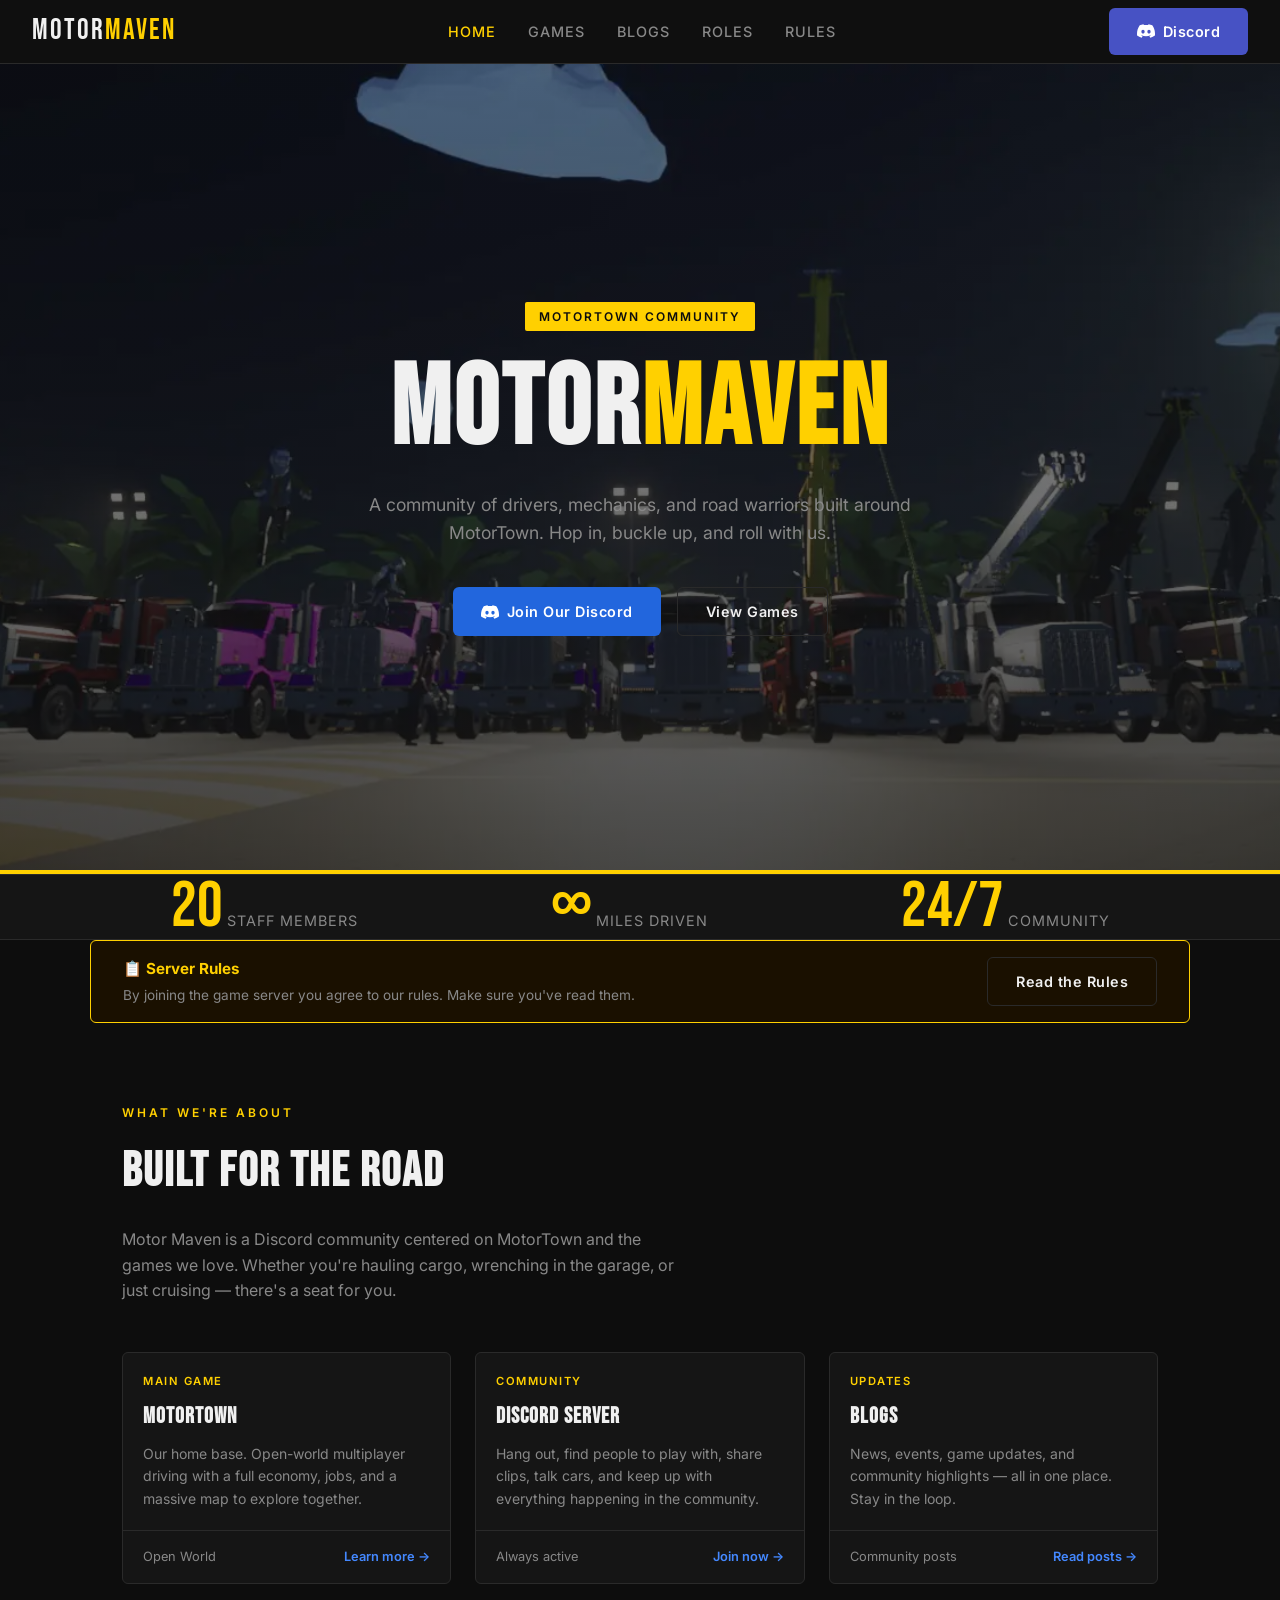
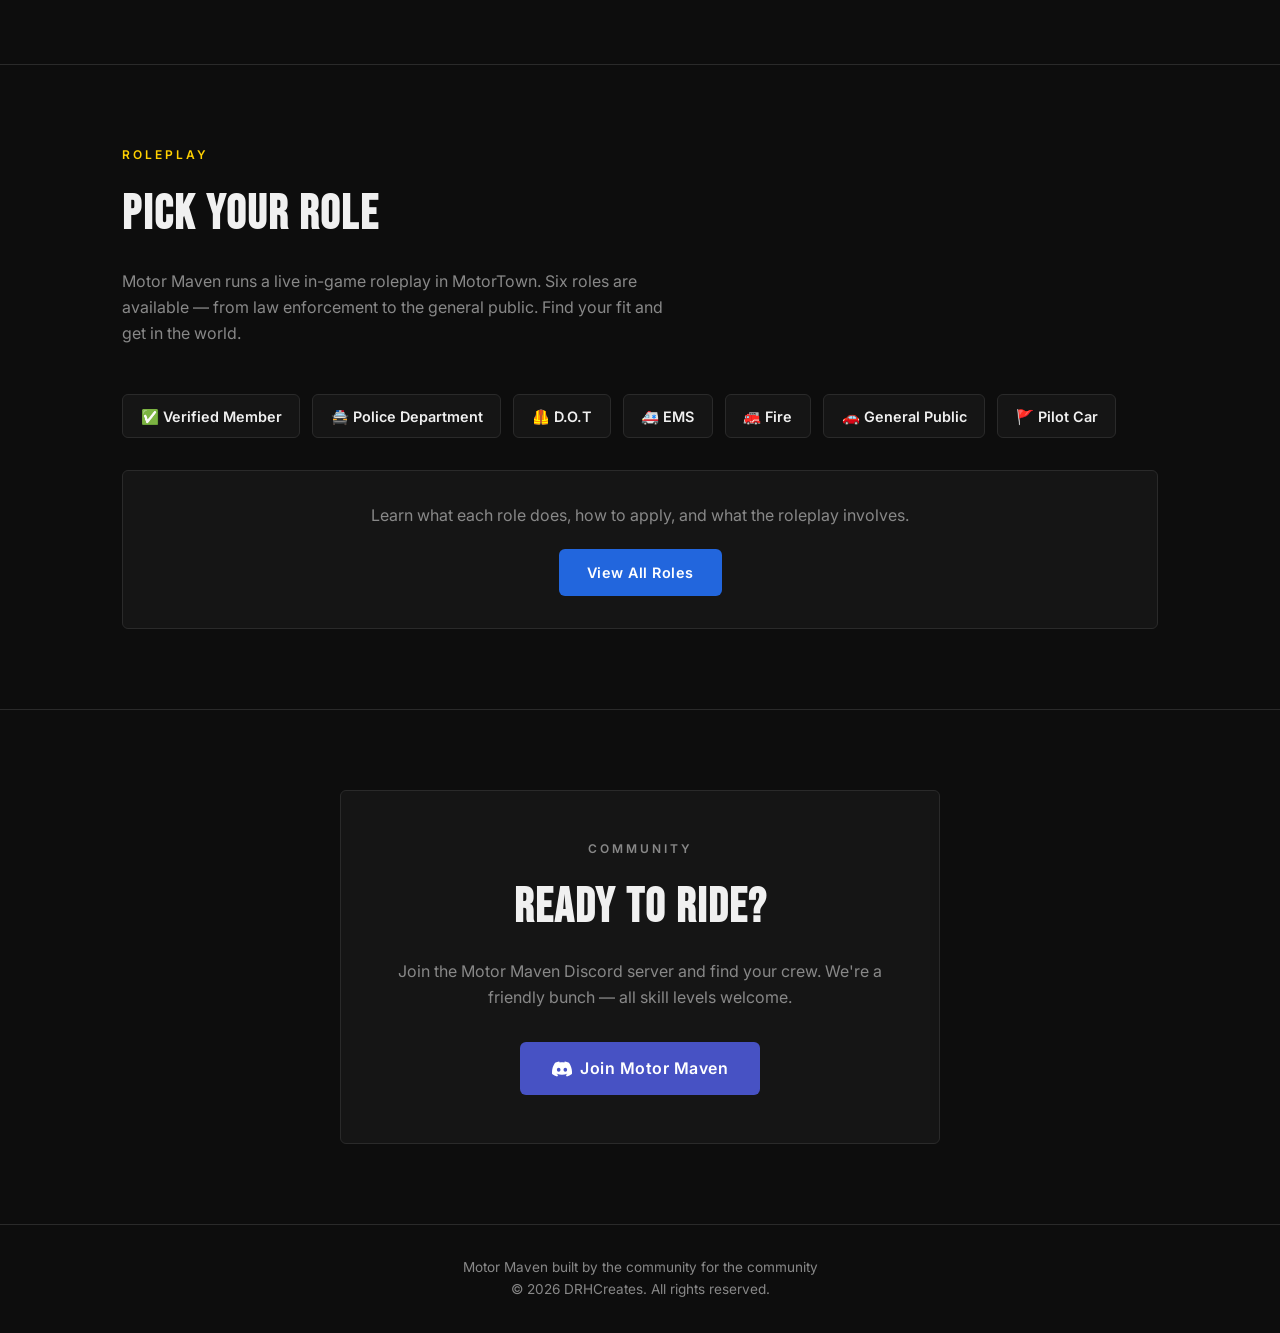
<file: index.html>
<!DOCTYPE html>
<html lang="en">
<head>
  <meta charset="UTF-8">
  <meta name="viewport" content="width=device-width, initial-scale=1.0">
  <meta name="description" content="Motor Maven is a Discord community built around MotorTown and the games we love. Join drivers, mechanics, and road warriors for convoys, events, and more.">
  <title>Motor Maven — MotorTown Community</title>
  <link rel="preconnect" href="https://fonts.googleapis.com">
  <link rel="preconnect" href="https://fonts.gstatic.com" crossorigin>
  <link rel="preload" href="https://fonts.googleapis.com/css2?family=Bebas+Neue&family=Inter:wght@400;500;600&display=swap" as="style" onload="this.onload=null;this.rel='stylesheet'">
  <noscript><link rel="stylesheet" href="https://fonts.googleapis.com/css2?family=Bebas+Neue&family=Inter:wght@400;500;600&display=swap"></noscript>
  <meta name="theme-color" content="#0d0d0d">
  <link rel="icon" href="assets/favicon.png" type="image/png">
  <link rel="preload" href="assets/images/hero-bg.webp" as="image">
  <link rel="stylesheet" href="css/style.css">
  <meta property="og:type" content="website">
  <meta property="og:site_name" content="Motor Maven">
  <meta property="og:title" content="Motor Maven — MotorTown Community">
  <meta property="og:description" content="Motor Maven is a Discord community built around MotorTown and the games we love. Join drivers, mechanics, and road warriors for convoys, events, and more.">
  <meta name="twitter:card" content="summary_large_image">
  <meta name="twitter:title" content="Motor Maven — MotorTown Community">
  <meta name="twitter:description" content="Motor Maven is a Discord community built around MotorTown and the games we love. Join drivers, mechanics, and road warriors for convoys, events, and more.">
</head>
<body>

  <a class="skip-link" href="#main">Skip to main content</a>

  <header>
    <nav aria-label="Main navigation">
      <a href="index.html" class="nav-logo" aria-label="Motor Maven — home">MOTOR<span>MAVEN</span></a>
      <ul class="nav-links">
        <li><a href="index.html" class="active" aria-current="page">Home</a></li>
        <li><a href="pages/games.html">Games</a></li>
        <li><a href="pages/blogs.html">Blogs</a></li>
        <li><a href="pages/roles.html">Roles</a></li>
        <li><a href="pages/rules.html">Rules</a></li>
        <!-- <li><a href="pages/staff.html">Staff</a></li> -->
      </ul>
      <a href="https://discord.gg/wgUbp8NS54" target="_blank" rel="noopener noreferrer" class="nav-discord btn" aria-label="Join Motor Maven on Discord (opens in new tab)">
        <svg width="18" height="18" viewBox="0 0 24 24" fill="currentColor" aria-hidden="true" focusable="false">
          <path d="M20.317 4.3698a19.7913 19.7913 0 00-4.8851-1.5152.0741.0741 0 00-.0785.0371c-.211.3753-.4447.8648-.6083 1.2495-1.8447-.2762-3.68-.2762-5.4868 0-.1636-.3933-.4058-.8742-.6177-1.2495a.077.077 0 00-.0785-.037 19.7363 19.7363 0 00-4.8852 1.515.0699.0699 0 00-.0321.0277C.5334 9.0458-.319 13.5799.0992 18.0578a.0824.0824 0 00.0312.0561 19.9261 19.9261 0 005.9929 3.0294.0777.0777 0 00.0842-.0276c.4616-.6304.8731-1.2952 1.226-1.9942.0209-.0408.0067-.0895-.0323-.1123a13.1945 13.1945 0 01-1.8726-.8944.0766.0766 0 01-.0076-.1274c.1258-.0943.2517-.1923.3718-.2914a.0743.0743 0 01.0776-.0105c3.9278 1.7933 8.18 1.7933 12.0614 0a.0739.0739 0 01.0785.0095c.1202.099.246.1981.3728.2924a.0766.0766 0 01-.0057.1275 12.2994 12.2994 0 01-1.873.8914.0766.0766 0 00-.0323.1134c.3604.698.7719 1.3628 1.225 1.9932a.076.076 0 00.0842.0286 19.8794 19.8794 0 006.0028-3.0315.077.077 0 00.0313-.0552c.5004-5.177-.8382-9.6739-3.5485-13.6604a.061.061 0 00-.0312-.0286zM8.02 15.3312c-1.1825 0-2.1569-1.0857-2.1569-2.419 0-1.3332.9555-2.4189 2.157-2.4189 1.2108 0 2.1757 1.0952 2.1568 2.419 0 1.3332-.9555 2.4189-2.1569 2.4189zm7.9748 0c-1.1825 0-2.1569-1.0857-2.1569-2.419 0-1.3332.9554-2.4189 2.1569-2.4189 1.2108 0 2.1757 1.0952 2.1568 2.419 0 1.3332-.946 2.4189-2.1568 2.4189Z"/>
        </svg>
        Discord
      </a>
      <button class="nav-hamburger" aria-label="Open navigation menu" aria-expanded="false">
        <span aria-hidden="true"></span>
        <span aria-hidden="true"></span>
        <span aria-hidden="true"></span>
      </button>
    </nav>
  </header>

  <main id="main" aria-label="Main content">

    <section class="hero" aria-labelledby="hero-heading" style="max-width:none; padding:0;">
      <div class="hero-bg" aria-hidden="true"></div>
      <div class="hero-content">
        <span class="hero-tag">MotorTown Community</span>
        <h1 id="hero-heading" aria-label="Motor Maven">MOTOR<span>MAVEN</span></h1>
        <p>A community of drivers, mechanics, and road warriors built around MotorTown. Hop in, buckle up, and roll with us.</p>
        <div class="hero-cta">
          <a href="https://discord.gg/wgUbp8NS54" target="_blank" rel="noopener noreferrer" class="btn btn-primary">
            <svg width="18" height="18" viewBox="0 0 24 24" fill="currentColor" aria-hidden="true" focusable="false">
              <path d="M20.317 4.3698a19.7913 19.7913 0 00-4.8851-1.5152.0741.0741 0 00-.0785.0371c-.211.3753-.4447.8648-.6083 1.2495-1.8447-.2762-3.68-.2762-5.4868 0-.1636-.3933-.4058-.8742-.6177-1.2495a.077.077 0 00-.0785-.037 19.7363 19.7363 0 00-4.8852 1.515.0699.0699 0 00-.0321.0277C.5334 9.0458-.319 13.5799.0992 18.0578a.0824.0824 0 00.0312.0561 19.9261 19.9261 0 005.9929 3.0294.0777.0777 0 00.0842-.0276c.4616-.6304.8731-1.2952 1.226-1.9942.0209-.0408.0067-.0895-.0323-.1123a13.1945 13.1945 0 01-1.8726-.8944.0766.0766 0 01-.0076-.1274c.1258-.0943.2517-.1923.3718-.2914a.0743.0743 0 01.0776-.0105c3.9278 1.7933 8.18 1.7933 12.0614 0a.0739.0739 0 01.0785.0095c.1202.099.246.1981.3728.2924a.0766.0766 0 01-.0057.1275 12.2994 12.2994 0 01-1.873.8914.0766.0766 0 00-.0323.1134c.3604.698.7719 1.3628 1.225 1.9932a.076.076 0 00.0842.0286 19.8794 19.8794 0 006.0028-3.0315.077.077 0 00.0313-.0552c.5004-5.177-.8382-9.6739-3.5485-13.6604a.061.061 0 00-.0312-.0286zM8.02 15.3312c-1.1825 0-2.1569-1.0857-2.1569-2.419 0-1.3332.9555-2.4189 2.157-2.4189 1.2108 0 2.1757 1.0952 2.1568 2.419 0 1.3332-.9555 2.4189-2.1569 2.4189zm7.9748 0c-1.1825 0-2.1569-1.0857-2.1569-2.419 0-1.3332.9554-2.4189 2.1569-2.4189 1.2108 0 2.1757 1.0952 2.1568 2.419 0 1.3332-.946 2.4189-2.1568 2.4189Z"/>
            </svg>
            Join Our Discord
          <span class="sr-only">(opens in new tab)</span></a>
          <a href="pages/games.html" class="btn btn-outline">View Games</a>
        </div>
      </div>
      <div class="hero-stripe" aria-hidden="true"></div>
    </section>

    <div class="stats-bar" role="region" aria-label="Community stats">
      <ul class="stats-bar-inner">
        <li class="stat">
          <span class="stat-number">20</span>
          <span class="stat-label">Staff Members</span>
        </li>
        <li class="stat">
          <span class="stat-number">∞</span>
          <span class="stat-label">Miles Driven</span>
        </li>
        <li class="stat">
          <span class="stat-number">24/7</span>
          <span class="stat-label">Community</span>
        </li>
      </ul>
    </div>

    <div class="rules-cta-banner">
      <div class="rules-cta-text">
        <strong>📋 Server Rules</strong>
        <span>By joining the game server you agree to our rules. Make sure you've read them.</span>
      </div>
      <a href="pages/rules.html" class="btn btn-outline">Read the Rules</a>
    </div>

    <section aria-labelledby="about-heading">
      <p class="section-label" aria-hidden="true">What We're About</p>
      <h2 class="section-title" id="about-heading">Built for the Road</h2>
      <p class="section-desc">Motor Maven is a Discord community centered on MotorTown and the games we love. Whether you're hauling cargo, wrenching in the garage, or just cruising — there's a seat for you.</p>

      <ul class="card-grid">
        <li>
          <article class="card">
            <div class="card-body">
              <p class="card-tag">Main Game</p>
              <h3 class="card-title">MotorTown</h3>
              <p class="card-desc">Our home base. Open-world multiplayer driving with a full economy, jobs, and a massive map to explore together.</p>
            </div>
            <div class="card-footer">
              <span>Open World</span>
              <a href="pages/games.html" style="color: var(--accent); font-weight: 600;">Learn more →</a>
            </div>
          </article>
        </li>

        <li>
          <article class="card">
            <div class="card-body">
              <p class="card-tag">Community</p>
              <h3 class="card-title">Discord Server</h3>
              <p class="card-desc">Hang out, find people to play with, share clips, talk cars, and keep up with everything happening in the community.</p>
            </div>
            <div class="card-footer">
              <span>Always active</span>
              <a href="https://discord.gg/wgUbp8NS54" target="_blank" rel="noopener noreferrer" style="color: var(--accent); font-weight: 600;">Join now →<span class="sr-only">(opens in new tab)</span></a>
            </div>
          </article>
        </li>

        <li>
          <article class="card">
            <div class="card-body">
              <p class="card-tag">Updates</p>
              <h3 class="card-title">Blogs</h3>
              <p class="card-desc">News, events, game updates, and community highlights — all in one place. Stay in the loop.</p>
            </div>
            <div class="card-footer">
              <span>Community posts</span>
              <a href="pages/blogs.html" style="color: var(--accent); font-weight: 600;">Read posts →</a>
            </div>
          </article>
        </li>
      </ul>
    </section>

    <hr class="divider">

    <section aria-labelledby="roles-teaser-heading">
      <p class="section-label" aria-hidden="true">Roleplay</p>
      <h2 class="section-title" id="roles-teaser-heading">Pick Your Role</h2>
      <p class="section-desc">Motor Maven runs a live in-game roleplay in MotorTown. Six roles are available — from law enforcement to the general public. Find your fit and get in the world.</p>

      <ul class="roles-teaser-grid">
        <li class="roles-teaser-item">✅ Verified Member</li>
        <li class="roles-teaser-item">🚔 Police Department</li>
        <li class="roles-teaser-item">🦺 D.O.T</li>
        <li class="roles-teaser-item">🚑 EMS</li>
        <li class="roles-teaser-item">🚒 Fire</li>
        <li class="roles-teaser-item">🚗 General Public</li>
        <li class="roles-teaser-item">🚩 Pilot Car</li>
      </ul>

      <div class="rp-cta">
        <p>Learn what each role does, how to apply, and what the roleplay involves.</p>
        <a href="pages/roles.html" class="btn btn-primary">View All Roles</a>
      </div>
    </section>

    <hr class="divider">

    <section aria-labelledby="cta-heading">
      <div class="discord-cta">
        <p class="section-label" style="margin-bottom:0.75rem;" aria-hidden="true">Community</p>
        <h2 class="section-title" id="cta-heading">Ready to Ride?</h2>
        <p>Join the Motor Maven Discord server and find your crew. We're a friendly bunch — all skill levels welcome.</p>
        <a href="https://discord.gg/wgUbp8NS54" target="_blank" rel="noopener noreferrer" class="btn btn-discord" aria-label="Join Motor Maven on Discord (opens in new tab)">
          <svg width="20" height="20" viewBox="0 0 24 24" fill="currentColor" aria-hidden="true" focusable="false">
            <path d="M20.317 4.3698a19.7913 19.7913 0 00-4.8851-1.5152.0741.0741 0 00-.0785.0371c-.211.3753-.4447.8648-.6083 1.2495-1.8447-.2762-3.68-.2762-5.4868 0-.1636-.3933-.4058-.8742-.6177-1.2495a.077.077 0 00-.0785-.037 19.7363 19.7363 0 00-4.8852 1.515.0699.0699 0 00-.0321.0277C.5334 9.0458-.319 13.5799.0992 18.0578a.0824.0824 0 00.0312.0561 19.9261 19.9261 0 005.9929 3.0294.0777.0777 0 00.0842-.0276c.4616-.6304.8731-1.2952 1.226-1.9942.0209-.0408.0067-.0895-.0323-.1123a13.1945 13.1945 0 01-1.8726-.8944.0766.0766 0 01-.0076-.1274c.1258-.0943.2517-.1923.3718-.2914a.0743.0743 0 01.0776-.0105c3.9278 1.7933 8.18 1.7933 12.0614 0a.0739.0739 0 01.0785.0095c.1202.099.246.1981.3728.2924a.0766.0766 0 01-.0057.1275 12.2994 12.2994 0 01-1.873.8914.0766.0766 0 00-.0323.1134c.3604.698.7719 1.3628 1.225 1.9932a.076.076 0 00.0842.0286 19.8794 19.8794 0 006.0028-3.0315.077.077 0 00.0313-.0552c.5004-5.177-.8382-9.6739-3.5485-13.6604a.061.061 0 00-.0312-.0286zM8.02 15.3312c-1.1825 0-2.1569-1.0857-2.1569-2.419 0-1.3332.9555-2.4189 2.157-2.4189 1.2108 0 2.1757 1.0952 2.1568 2.419 0 1.3332-.9555 2.4189-2.1569 2.4189zm7.9748 0c-1.1825 0-2.1569-1.0857-2.1569-2.419 0-1.3332.9554-2.4189 2.1569-2.4189 1.2108 0 2.1757 1.0952 2.1568 2.419 0 1.3332-.946 2.4189-2.1568 2.4189Z"/>
          </svg>
          Join Motor Maven
        </a>
      </div>
    </section>

  </main>

  <footer>
    <p>Motor Maven built by the community for the community</p>
    <p>&copy; 2026 DRHCreates. All rights reserved.</p>
  </footer>
  <script src="js/nav.js" defer></script>
</body>
</html>
</file>
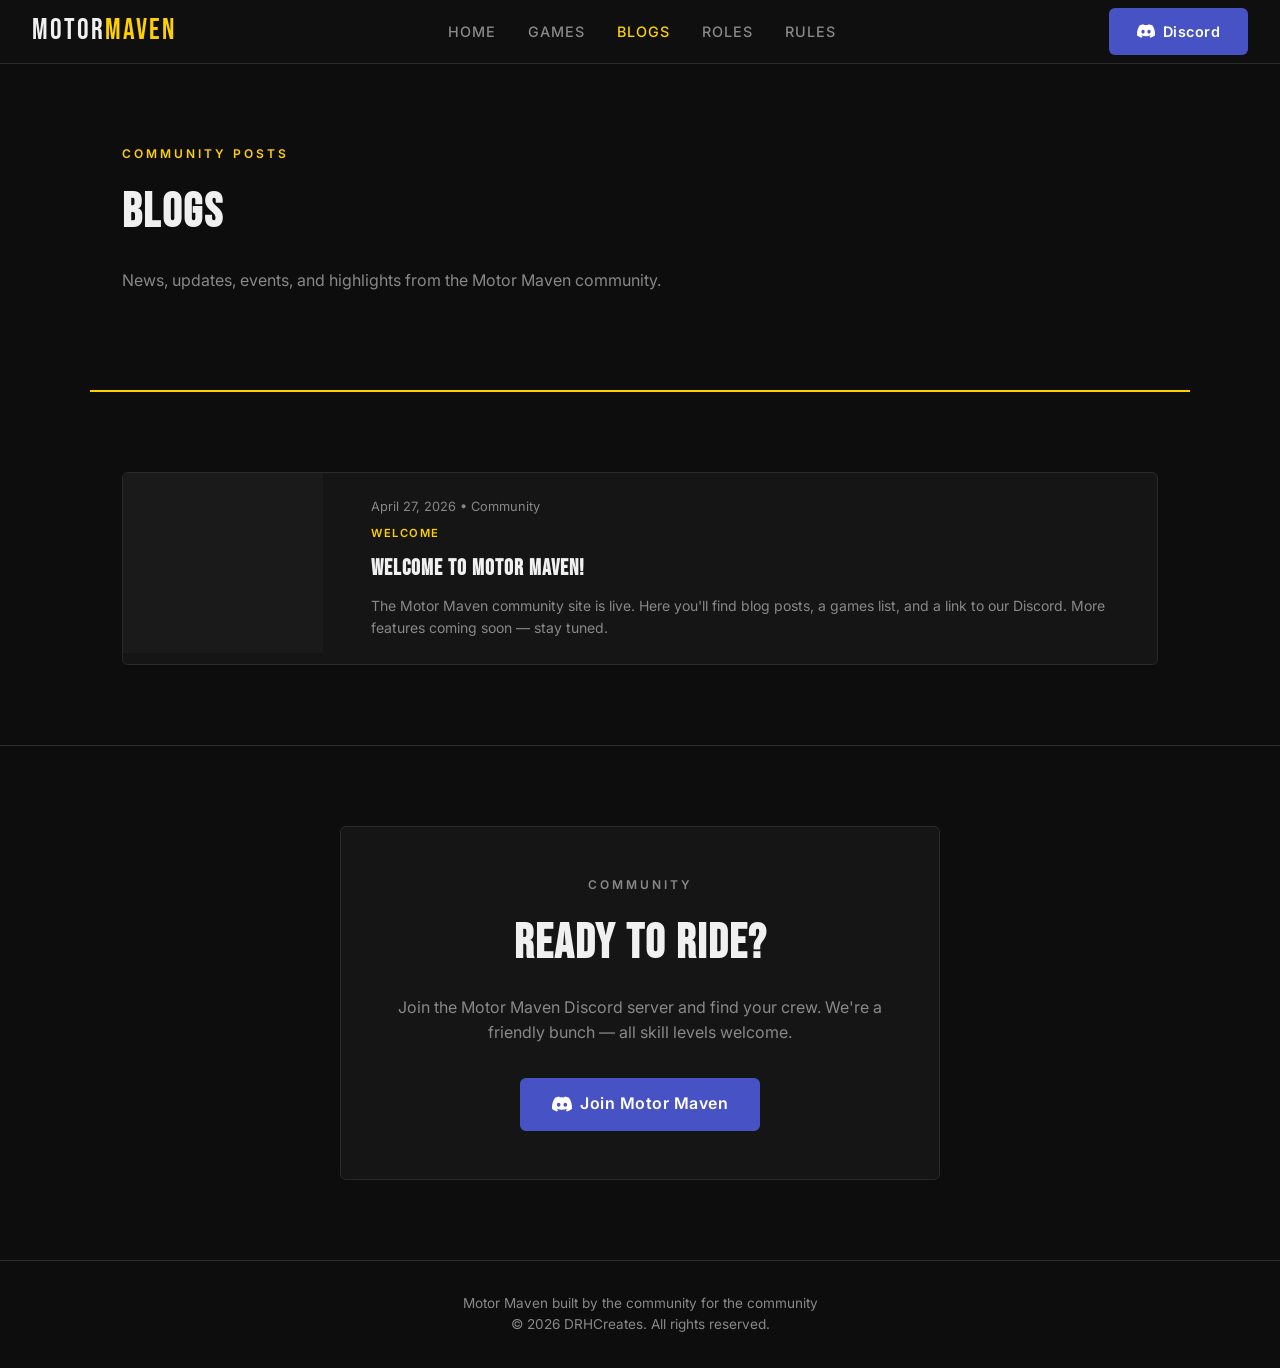
<file: pages/blogs.html>
<!DOCTYPE html>
<html lang="en">
<head>
  <meta charset="UTF-8">
  <meta name="viewport" content="width=device-width, initial-scale=1.0">
  <meta name="description" content="News, events, and community highlights from Motor Maven — a Discord community for MotorTown and other games.">
  <title>Blogs — Motor Maven</title>
  <link rel="preconnect" href="https://fonts.googleapis.com">
  <link rel="preconnect" href="https://fonts.gstatic.com" crossorigin>
  <link rel="preload" href="https://fonts.googleapis.com/css2?family=Bebas+Neue&family=Inter:wght@400;500;600&display=swap" as="style" onload="this.onload=null;this.rel='stylesheet'">
  <noscript><link rel="stylesheet" href="https://fonts.googleapis.com/css2?family=Bebas+Neue&family=Inter:wght@400;500;600&display=swap"></noscript>
  <meta name="theme-color" content="#0d0d0d">
  <link rel="icon" href="../assets/favicon.png" type="image/png">
  <link rel="stylesheet" href="../css/style.css">
  <meta property="og:type" content="website">
  <meta property="og:site_name" content="Motor Maven">
  <meta property="og:title" content="Blogs — Motor Maven">
  <meta property="og:description" content="News, events, and community highlights from Motor Maven — a Discord community for MotorTown and other games.">
  <meta name="twitter:card" content="summary_large_image">
  <meta name="twitter:title" content="Blogs — Motor Maven">
  <meta name="twitter:description" content="News, events, and community highlights from Motor Maven — a Discord community for MotorTown and other games.">
</head>
<body>

  <a class="skip-link" href="#main">Skip to main content</a>

  <header>
    <nav aria-label="Main navigation">
      <a href="../index.html" class="nav-logo" aria-label="Motor Maven — home">MOTOR<span>MAVEN</span></a>
      <ul class="nav-links">
        <li><a href="../index.html">Home</a></li>
        <li><a href="games.html">Games</a></li>
        <li><a href="blogs.html" class="active" aria-current="page">Blogs</a></li>
        <li><a href="roles.html">Roles</a></li>
        <li><a href="rules.html">Rules</a></li>
        <!-- <li><a href="staff.html">Staff</a></li> -->
      </ul>
      <a href="https://discord.gg/wgUbp8NS54" target="_blank" rel="noopener noreferrer" class="nav-discord btn" aria-label="Join Motor Maven on Discord (opens in new tab)">
        <svg width="18" height="18" viewBox="0 0 24 24" fill="currentColor" aria-hidden="true" focusable="false">
          <path d="M20.317 4.3698a19.7913 19.7913 0 00-4.8851-1.5152.0741.0741 0 00-.0785.0371c-.211.3753-.4447.8648-.6083 1.2495-1.8447-.2762-3.68-.2762-5.4868 0-.1636-.3933-.4058-.8742-.6177-1.2495a.077.077 0 00-.0785-.037 19.7363 19.7363 0 00-4.8852 1.515.0699.0699 0 00-.0321.0277C.5334 9.0458-.319 13.5799.0992 18.0578a.0824.0824 0 00.0312.0561 19.9261 19.9261 0 005.9929 3.0294.0777.0777 0 00.0842-.0276c.4616-.6304.8731-1.2952 1.226-1.9942.0209-.0408.0067-.0895-.0323-.1123a13.1945 13.1945 0 01-1.8726-.8944.0766.0766 0 01-.0076-.1274c.1258-.0943.2517-.1923.3718-.2914a.0743.0743 0 01.0776-.0105c3.9278 1.7933 8.18 1.7933 12.0614 0a.0739.0739 0 01.0785.0095c.1202.099.246.1981.3728.2924a.0766.0766 0 01-.0057.1275 12.2994 12.2994 0 01-1.873.8914.0766.0766 0 00-.0323.1134c.3604.698.7719 1.3628 1.225 1.9932a.076.076 0 00.0842.0286 19.8794 19.8794 0 006.0028-3.0315.077.077 0 00.0313-.0552c.5004-5.177-.8382-9.6739-3.5485-13.6604a.061.061 0 00-.0312-.0286zM8.02 15.3312c-1.1825 0-2.1569-1.0857-2.1569-2.419 0-1.3332.9555-2.4189 2.157-2.4189 1.2108 0 2.1757 1.0952 2.1568 2.419 0 1.3332-.9555 2.4189-2.1569 2.4189zm7.9748 0c-1.1825 0-2.1569-1.0857-2.1569-2.419 0-1.3332.9554-2.4189 2.1569-2.4189 1.2108 0 2.1757 1.0952 2.1568 2.419 0 1.3332-.946 2.4189-2.1568 2.4189Z"/>
        </svg>
        Discord
      </a>
      <button class="nav-hamburger" aria-label="Open navigation menu" aria-expanded="false">
        <span aria-hidden="true"></span>
        <span aria-hidden="true"></span>
        <span aria-hidden="true"></span>
      </button>
    </nav>
  </header>

  <main id="main" aria-label="Main content">

    <div class="page-header">
      <p class="section-label" aria-hidden="true">Community Posts</p>
      <h1 class="section-title">Blogs</h1>
      <p class="section-desc">News, updates, events, and highlights from the Motor Maven community.</p>
    </div>

    <section aria-label="Blog posts">
      <ul class="blog-list">

        <li>
          <a href="posts/welcome-to-motor-maven.html" class="blog-card-link" aria-label="Read: Welcome to Motor Maven!">
            <article class="blog-card">
              <div class="blog-card-img" style="height: 180px;" role="img" aria-label="Welcome post image placeholder"></div>
              <div class="blog-card-body">
                <p class="blog-meta"><time datetime="2026-04-27">April 27, 2026</time> &bull; Community</p>
                <p class="card-tag">Welcome</p>
                <h2 class="card-title">Welcome to Motor Maven!</h2>
                <p class="card-desc">The Motor Maven community site is live. Here you'll find blog posts, a games list, and a link to our Discord. More features coming soon — stay tuned.</p>
              </div>
            </article>
          </a>
        </li>

        <!-- To add a new blog post:
          1. Copy pages/posts/welcome-to-motor-maven.html to pages/posts/your-post-name.html
          2. Update the title, date, tag, and body content in that file
          3. Add a new <li> block here following the same pattern as above
        -->

      </ul>
    </section>

    <hr class="divider">

    <section aria-labelledby="discord-cta-heading">
      <div class="discord-cta">
        <p class="section-label" style="margin-bottom:0.75rem;" aria-hidden="true">Community</p>
        <h2 class="section-title" id="discord-cta-heading">Ready to Ride?</h2>
        <p>Join the Motor Maven Discord server and find your crew. We're a friendly bunch — all skill levels welcome.</p>
        <a href="https://discord.gg/wgUbp8NS54" target="_blank" rel="noopener noreferrer" class="btn btn-discord" aria-label="Join Motor Maven on Discord (opens in new tab)">
          <svg width="20" height="20" viewBox="0 0 24 24" fill="currentColor" aria-hidden="true" focusable="false">
            <path d="M20.317 4.3698a19.7913 19.7913 0 00-4.8851-1.5152.0741.0741 0 00-.0785.0371c-.211.3753-.4447.8648-.6083 1.2495-1.8447-.2762-3.68-.2762-5.4868 0-.1636-.3933-.4058-.8742-.6177-1.2495a.077.077 0 00-.0785-.037 19.7363 19.7363 0 00-4.8852 1.515.0699.0699 0 00-.0321.0277C.5334 9.0458-.319 13.5799.0992 18.0578a.0824.0824 0 00.0312.0561 19.9261 19.9261 0 005.9929 3.0294.0777.0777 0 00.0842-.0276c.4616-.6304.8731-1.2952 1.226-1.9942.0209-.0408.0067-.0895-.0323-.1123a13.1945 13.1945 0 01-1.8726-.8944.0766.0766 0 01-.0076-.1274c.1258-.0943.2517-.1923.3718-.2914a.0743.0743 0 01.0776-.0105c3.9278 1.7933 8.18 1.7933 12.0614 0a.0739.0739 0 01.0785.0095c.1202.099.246.1981.3728.2924a.0766.0766 0 01-.0057.1275 12.2994 12.2994 0 01-1.873.8914.0766.0766 0 00-.0323.1134c.3604.698.7719 1.3628 1.225 1.9932a.076.076 0 00.0842.0286 19.8794 19.8794 0 006.0028-3.0315.077.077 0 00.0313-.0552c.5004-5.177-.8382-9.6739-3.5485-13.6604a.061.061 0 00-.0312-.0286zM8.02 15.3312c-1.1825 0-2.1569-1.0857-2.1569-2.419 0-1.3332.9555-2.4189 2.157-2.4189 1.2108 0 2.1757 1.0952 2.1568 2.419 0 1.3332-.9555 2.4189-2.1569 2.4189zm7.9748 0c-1.1825 0-2.1569-1.0857-2.1569-2.419 0-1.3332.9554-2.4189 2.1569-2.4189 1.2108 0 2.1757 1.0952 2.1568 2.419 0 1.3332-.946 2.4189-2.1568 2.4189Z"/>
          </svg>
          Join Motor Maven
        </a>
      </div>
    </section>

  </main>

  <footer>
    <p>Motor Maven built by the community for the community</p>
    <p>&copy; 2026 DRHCreates. All rights reserved.</p>
  </footer>
  <script src="../js/nav.js" defer></script>
</body>
</html>
</file>
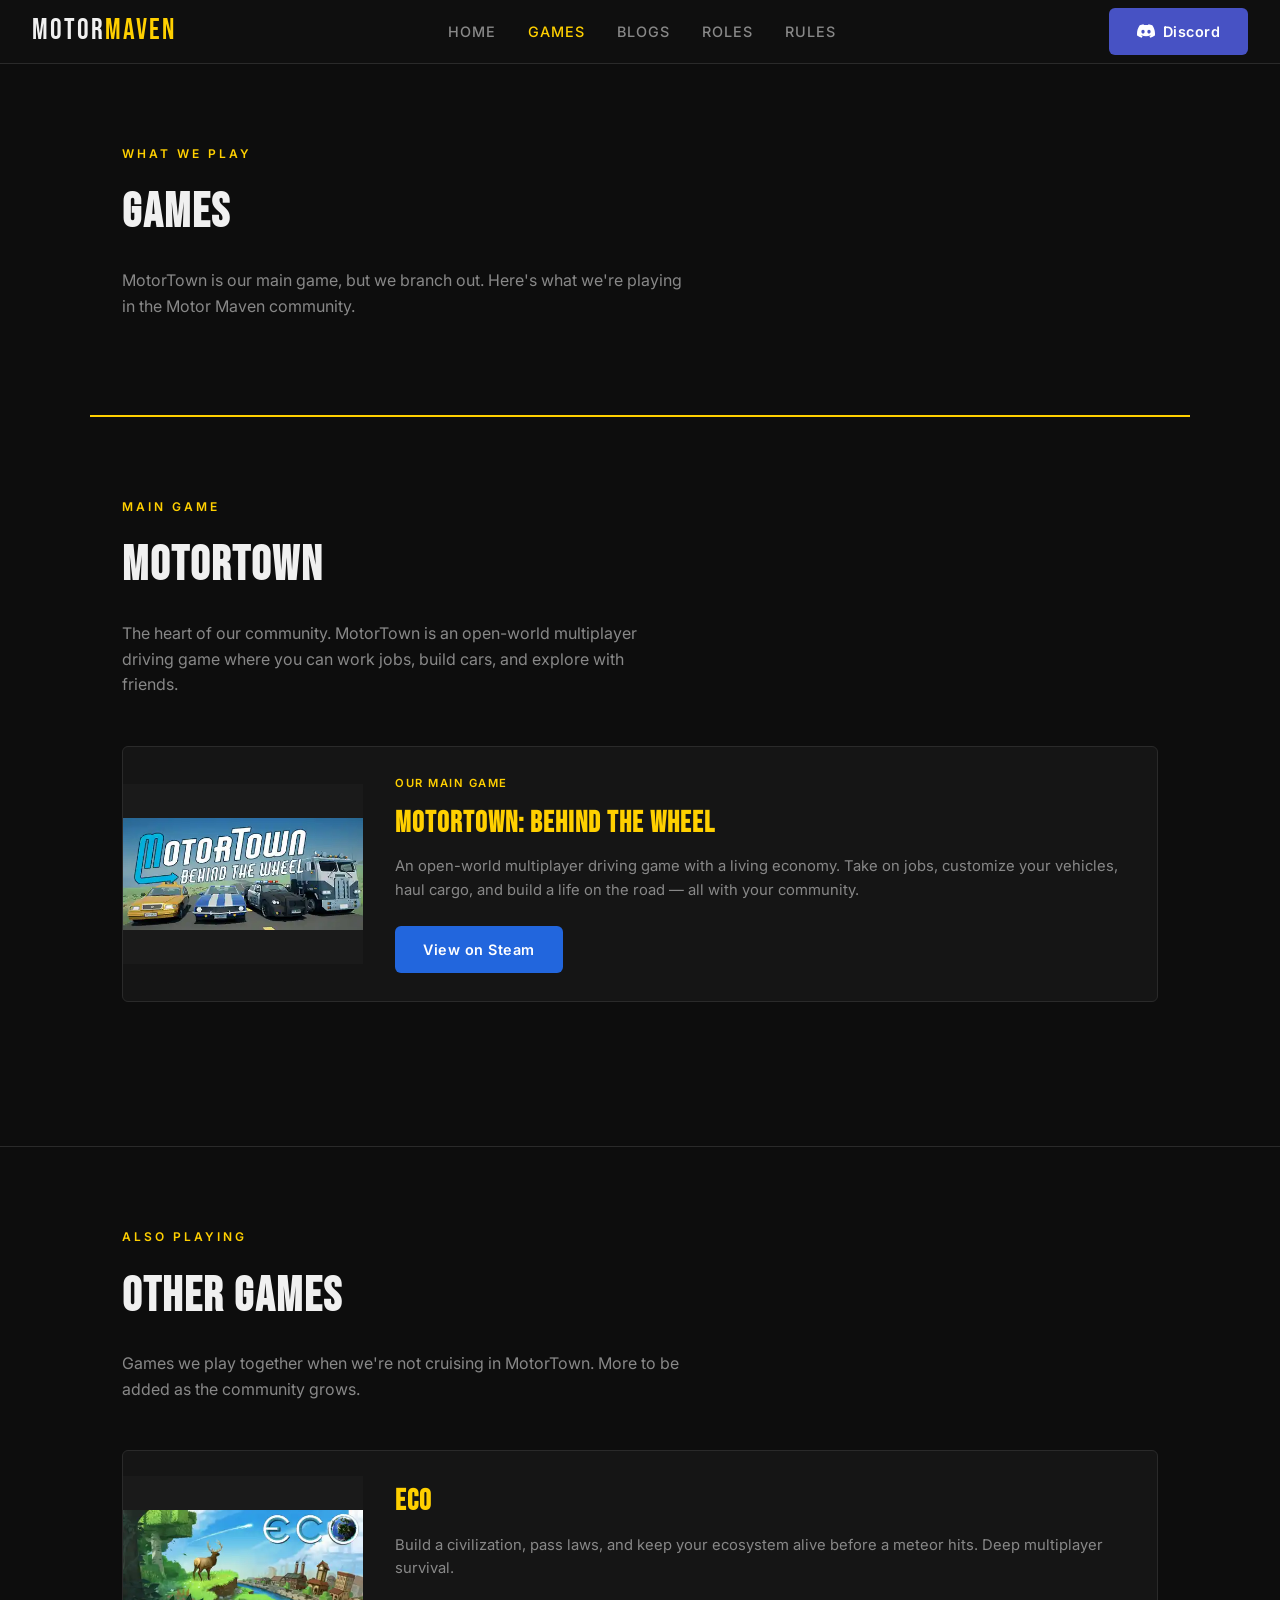
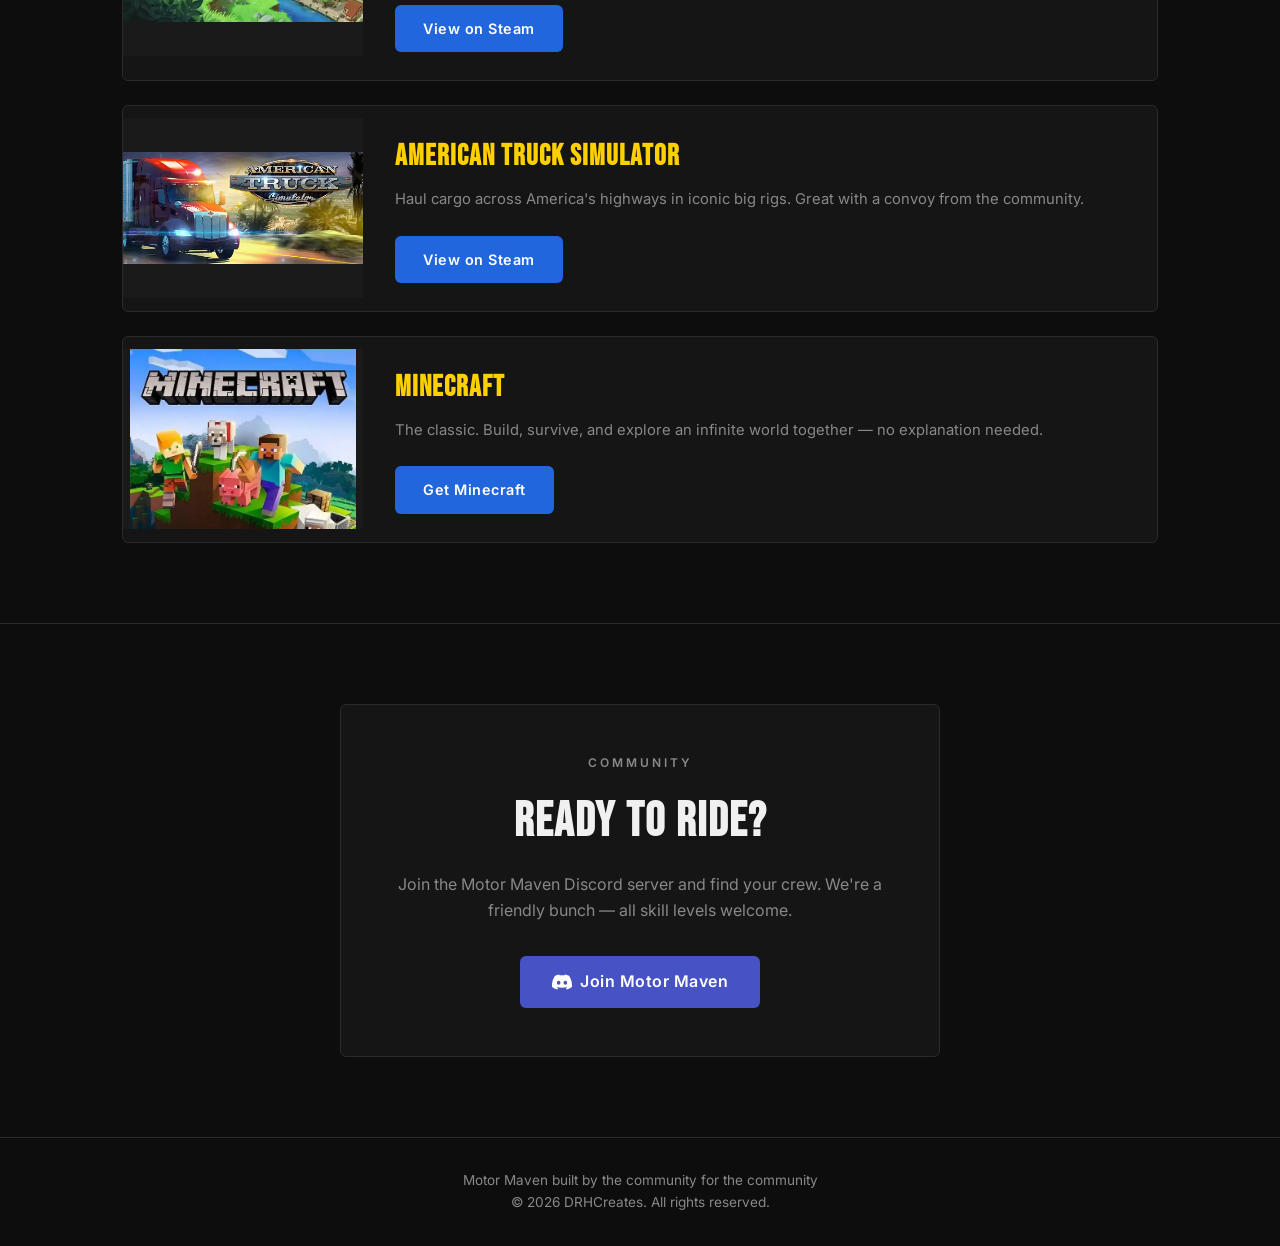
<file: pages/games.html>
<!DOCTYPE html>
<html lang="en">
<head>
  <meta charset="UTF-8">
  <meta name="viewport" content="width=device-width, initial-scale=1.0">
  <meta name="description" content="See what games Motor Maven plays — from MotorTown and American Truck Simulator to Eco and Minecraft. Join us on Discord.">
  <title>Games — Motor Maven</title>
  <link rel="preconnect" href="https://fonts.googleapis.com">
  <link rel="preconnect" href="https://fonts.gstatic.com" crossorigin>
  <link rel="preload" href="https://fonts.googleapis.com/css2?family=Bebas+Neue&family=Inter:wght@400;500;600&display=swap" as="style" onload="this.onload=null;this.rel='stylesheet'">
  <noscript><link rel="stylesheet" href="https://fonts.googleapis.com/css2?family=Bebas+Neue&family=Inter:wght@400;500;600&display=swap"></noscript>
  <meta name="theme-color" content="#0d0d0d">
  <link rel="icon" href="../assets/favicon.png" type="image/png">
  <link rel="stylesheet" href="../css/style.css">
  <meta property="og:type" content="website">
  <meta property="og:site_name" content="Motor Maven">
  <meta property="og:title" content="Games — Motor Maven">
  <meta property="og:description" content="See what games Motor Maven plays — from MotorTown and American Truck Simulator to Eco and Minecraft. Join us on Discord.">
  <meta name="twitter:card" content="summary_large_image">
  <meta name="twitter:title" content="Games — Motor Maven">
  <meta name="twitter:description" content="See what games Motor Maven plays — from MotorTown and American Truck Simulator to Eco and Minecraft. Join us on Discord.">
</head>
<body>

  <a class="skip-link" href="#main">Skip to main content</a>

  <header>
    <nav aria-label="Main navigation">
      <a href="../index.html" class="nav-logo" aria-label="Motor Maven — home">MOTOR<span>MAVEN</span></a>
      <ul class="nav-links">
        <li><a href="../index.html">Home</a></li>
        <li><a href="games.html" class="active" aria-current="page">Games</a></li>
        <li><a href="blogs.html">Blogs</a></li>
        <li><a href="roles.html">Roles</a></li>
        <li><a href="rules.html">Rules</a></li>
        <!-- <li><a href="staff.html">Staff</a></li> -->
      </ul>
      <a href="https://discord.gg/wgUbp8NS54" target="_blank" rel="noopener noreferrer" class="nav-discord btn" aria-label="Join Motor Maven on Discord (opens in new tab)">
        <svg width="18" height="18" viewBox="0 0 24 24" fill="currentColor" aria-hidden="true" focusable="false">
          <path d="M20.317 4.3698a19.7913 19.7913 0 00-4.8851-1.5152.0741.0741 0 00-.0785.0371c-.211.3753-.4447.8648-.6083 1.2495-1.8447-.2762-3.68-.2762-5.4868 0-.1636-.3933-.4058-.8742-.6177-1.2495a.077.077 0 00-.0785-.037 19.7363 19.7363 0 00-4.8852 1.515.0699.0699 0 00-.0321.0277C.5334 9.0458-.319 13.5799.0992 18.0578a.0824.0824 0 00.0312.0561 19.9261 19.9261 0 005.9929 3.0294.0777.0777 0 00.0842-.0276c.4616-.6304.8731-1.2952 1.226-1.9942.0209-.0408.0067-.0895-.0323-.1123a13.1945 13.1945 0 01-1.8726-.8944.0766.0766 0 01-.0076-.1274c.1258-.0943.2517-.1923.3718-.2914a.0743.0743 0 01.0776-.0105c3.9278 1.7933 8.18 1.7933 12.0614 0a.0739.0739 0 01.0785.0095c.1202.099.246.1981.3728.2924a.0766.0766 0 01-.0057.1275 12.2994 12.2994 0 01-1.873.8914.0766.0766 0 00-.0323.1134c.3604.698.7719 1.3628 1.225 1.9932a.076.076 0 00.0842.0286 19.8794 19.8794 0 006.0028-3.0315.077.077 0 00.0313-.0552c.5004-5.177-.8382-9.6739-3.5485-13.6604a.061.061 0 00-.0312-.0286zM8.02 15.3312c-1.1825 0-2.1569-1.0857-2.1569-2.419 0-1.3332.9555-2.4189 2.157-2.4189 1.2108 0 2.1757 1.0952 2.1568 2.419 0 1.3332-.9555 2.4189-2.1569 2.4189zm7.9748 0c-1.1825 0-2.1569-1.0857-2.1569-2.419 0-1.3332.9554-2.4189 2.1569-2.4189 1.2108 0 2.1757 1.0952 2.1568 2.419 0 1.3332-.946 2.4189-2.1568 2.4189Z"/>
        </svg>
        Discord
      </a>
      <button class="nav-hamburger" aria-label="Open navigation menu" aria-expanded="false">
        <span aria-hidden="true"></span>
        <span aria-hidden="true"></span>
        <span aria-hidden="true"></span>
      </button>
    </nav>
  </header>

  <main id="main" aria-label="Main content">

    <div class="page-header">
      <p class="section-label" aria-hidden="true">What We Play</p>
      <h1 class="section-title">Games</h1>
      <p class="section-desc">MotorTown is our main game, but we branch out. Here's what we're playing in the Motor Maven community.</p>
    </div>

    <section aria-labelledby="main-game-heading">
      <p class="section-label" aria-hidden="true">Main Game</p>
      <h2 class="section-title" id="main-game-heading">MotorTown</h2>
      <p class="section-desc">The heart of our community. MotorTown is an open-world multiplayer driving game where you can work jobs, build cars, and explore with friends.</p>

      <ul class="games-grid" style="margin-bottom:4rem;">
        <li>
          <article class="game-card" aria-label="MotorTown: Behind The Wheel — our main game">
            <img
              class="game-card-img"
              src="../assets/images/motortown-cover-art.webp"
              alt="MotorTown: Behind The Wheel — open-world multiplayer driving game"
              width="460"
              height="215"
              loading="eager">
            <div class="game-card-body">
              <p class="card-tag">Our Main Game</p>
              <h3 class="game-title">MotorTown: Behind The Wheel</h3>
              <p class="game-desc">An open-world multiplayer driving game with a living economy. Take on jobs, customize your vehicles, haul cargo, and build a life on the road — all with your community.</p>
              <div>
                <a href="https://store.steampowered.com/app/1365360/Motor_Town_Behind_The_Wheel/" target="_blank" rel="noopener noreferrer" class="btn btn-primary">
                  View on Steam
                  <span class="sr-only">(opens in new tab)</span>
                </a>
              </div>
            </div>
          </article>
        </li>
      </ul>
    </section>

    <hr class="divider">

    <section aria-labelledby="also-playing-heading">
      <p class="section-label" aria-hidden="true">Also Playing</p>
      <h2 class="section-title" id="also-playing-heading">Other Games</h2>
      <p class="section-desc">Games we play together when we're not cruising in MotorTown. More to be added as the community grows.</p>

      <ul class="games-grid">
        <li>
          <article class="game-card" aria-label="Eco">
            <img
              class="game-card-img"
              src="../assets/images/eco-cover-art.webp"
              alt="Eco — build a civilization before a meteor hits"
              width="460"
              height="215"
              loading="lazy">
            <div class="game-card-body">
              <h3 class="game-title">Eco</h3>
              <p class="game-desc">Build a civilization, pass laws, and keep your ecosystem alive before a meteor hits. Deep multiplayer survival.</p>
              <div>
                <a href="https://store.steampowered.com/app/382310/Eco/" target="_blank" rel="noopener noreferrer" class="btn btn-primary">
                  View on Steam
                  <span class="sr-only">(opens in new tab)</span>
                </a>
              </div>
            </div>
          </article>
        </li>
        <li>
          <article class="game-card" aria-label="American Truck Simulator">
            <img
              class="game-card-img"
              src="../assets/images/ats-cover-art.webp"
              alt="American Truck Simulator — haul cargo across America's highways"
              width="460"
              height="215"
              loading="lazy">
            <div class="game-card-body">
              <h3 class="game-title">American Truck Simulator</h3>
              <p class="game-desc">Haul cargo across America's highways in iconic big rigs. Great with a convoy from the community.</p>
              <div>
                <a href="https://store.steampowered.com/app/270880/American_Truck_Simulator/" target="_blank" rel="noopener noreferrer" class="btn btn-primary">
                  View on Steam
                  <span class="sr-only">(opens in new tab)</span>
                </a>
              </div>
            </div>
          </article>
        </li>
        <li>
          <article class="game-card" aria-label="Minecraft">
            <img
              class="game-card-img"
              src="../assets/images/minecraft-cover-art.webp"
              alt="Minecraft — build, survive, and explore together"
              width="554"
              height="443"
              loading="lazy">
            <div class="game-card-body">
              <h3 class="game-title">Minecraft</h3>
              <p class="game-desc">The classic. Build, survive, and explore an infinite world together — no explanation needed.</p>
              <div>
                <a href="https://www.minecraft.net/en-us/get-minecraft" target="_blank" rel="noopener noreferrer" class="btn btn-primary">
                  Get Minecraft
                  <span class="sr-only">(opens in new tab)</span>
                </a>
              </div>
            </div>
          </article>
        </li>
      </ul>
    </section>

    <hr class="divider">

    <section aria-labelledby="discord-cta-heading">
      <div class="discord-cta">
        <p class="section-label" style="margin-bottom:0.75rem;" aria-hidden="true">Community</p>
        <h2 class="section-title" id="discord-cta-heading">Ready to Ride?</h2>
        <p>Join the Motor Maven Discord server and find your crew. We're a friendly bunch — all skill levels welcome.</p>
        <a href="https://discord.gg/wgUbp8NS54" target="_blank" rel="noopener noreferrer" class="btn btn-discord" aria-label="Join Motor Maven on Discord (opens in new tab)">
          <svg width="20" height="20" viewBox="0 0 24 24" fill="currentColor" aria-hidden="true" focusable="false">
            <path d="M20.317 4.3698a19.7913 19.7913 0 00-4.8851-1.5152.0741.0741 0 00-.0785.0371c-.211.3753-.4447.8648-.6083 1.2495-1.8447-.2762-3.68-.2762-5.4868 0-.1636-.3933-.4058-.8742-.6177-1.2495a.077.077 0 00-.0785-.037 19.7363 19.7363 0 00-4.8852 1.515.0699.0699 0 00-.0321.0277C.5334 9.0458-.319 13.5799.0992 18.0578a.0824.0824 0 00.0312.0561 19.9261 19.9261 0 005.9929 3.0294.0777.0777 0 00.0842-.0276c.4616-.6304.8731-1.2952 1.226-1.9942.0209-.0408.0067-.0895-.0323-.1123a13.1945 13.1945 0 01-1.8726-.8944.0766.0766 0 01-.0076-.1274c.1258-.0943.2517-.1923.3718-.2914a.0743.0743 0 01.0776-.0105c3.9278 1.7933 8.18 1.7933 12.0614 0a.0739.0739 0 01.0785.0095c.1202.099.246.1981.3728.2924a.0766.0766 0 01-.0057.1275 12.2994 12.2994 0 01-1.873.8914.0766.0766 0 00-.0323.1134c.3604.698.7719 1.3628 1.225 1.9932a.076.076 0 00.0842.0286 19.8794 19.8794 0 006.0028-3.0315.077.077 0 00.0313-.0552c.5004-5.177-.8382-9.6739-3.5485-13.6604a.061.061 0 00-.0312-.0286zM8.02 15.3312c-1.1825 0-2.1569-1.0857-2.1569-2.419 0-1.3332.9555-2.4189 2.157-2.4189 1.2108 0 2.1757 1.0952 2.1568 2.419 0 1.3332-.9555 2.4189-2.1569 2.4189zm7.9748 0c-1.1825 0-2.1569-1.0857-2.1569-2.419 0-1.3332.9554-2.4189 2.1569-2.4189 1.2108 0 2.1757 1.0952 2.1568 2.419 0 1.3332-.946 2.4189-2.1568 2.4189Z"/>
          </svg>
          Join Motor Maven
        </a>
      </div>
    </section>

  </main>

  <footer>
    <p>Motor Maven built by the community for the community</p>
    <p>&copy; 2026 DRHCreates. All rights reserved.</p>
  </footer>
  <script src="../js/nav.js" defer></script>
</body>
</html>
</file>
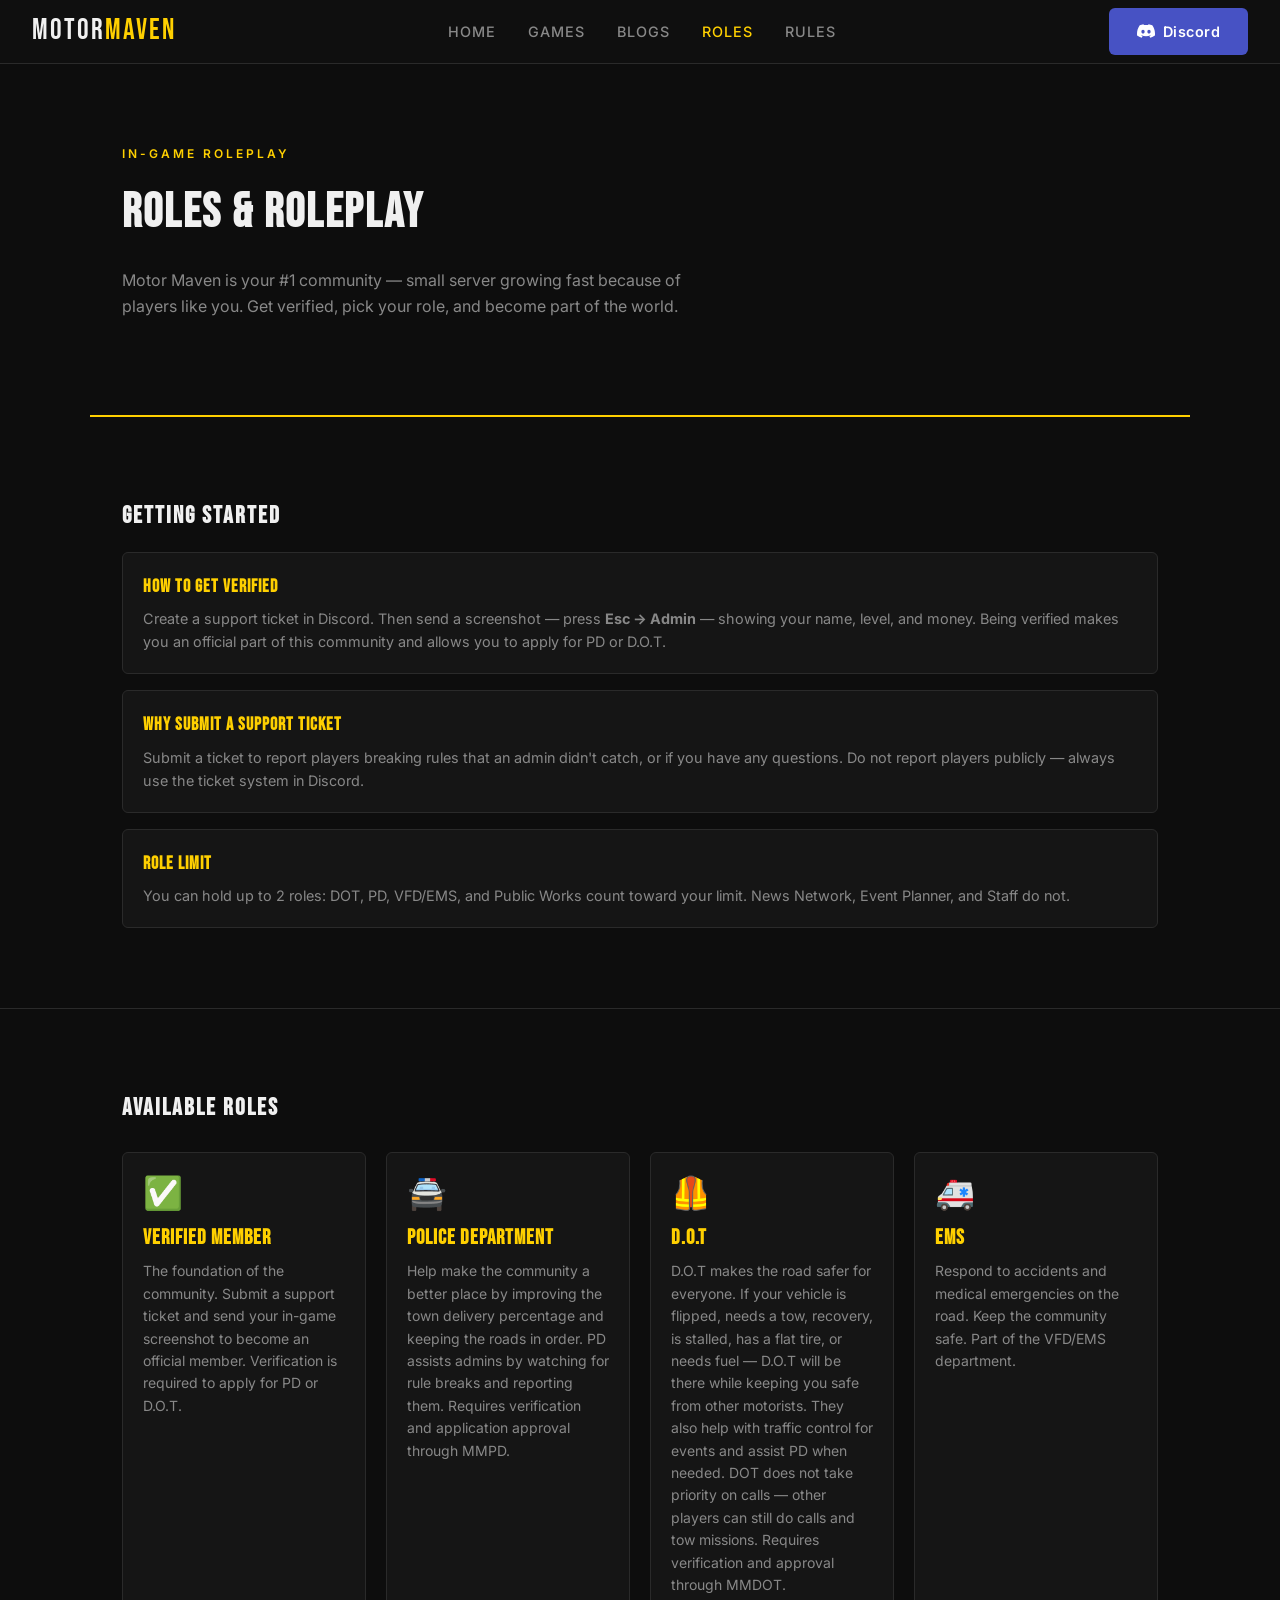
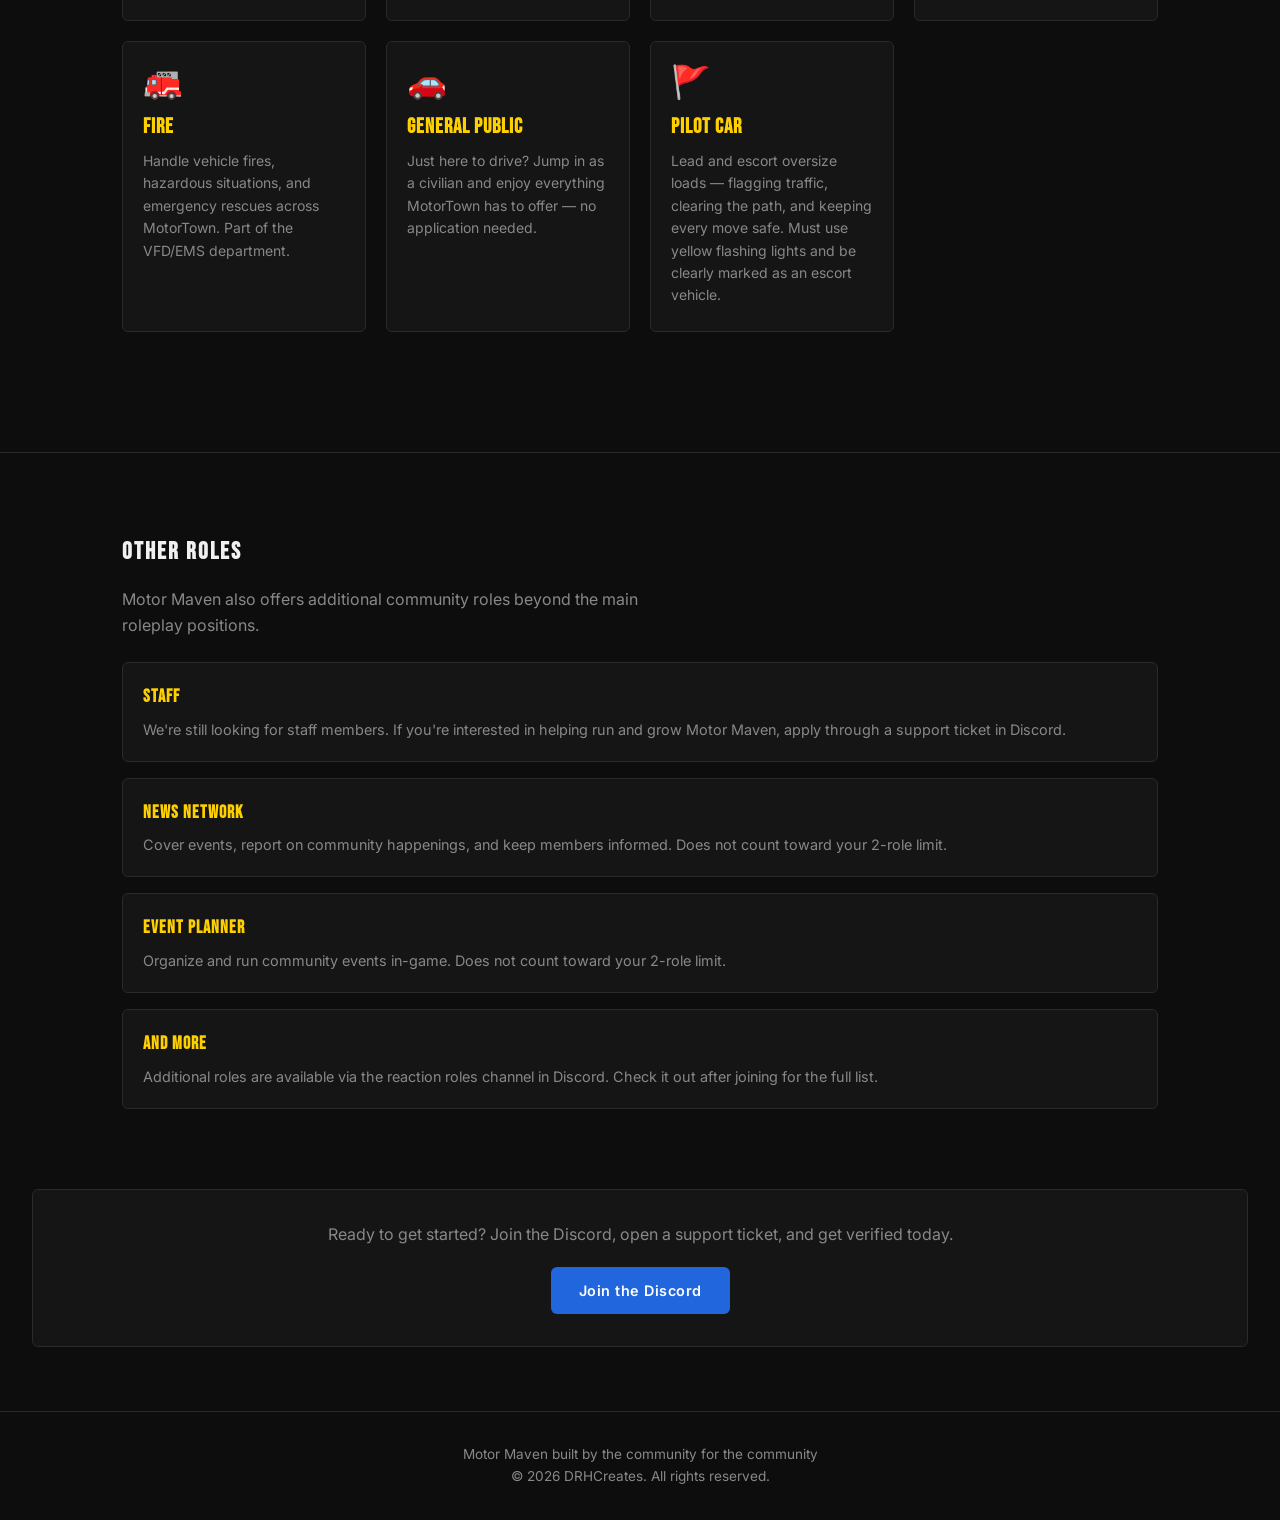
<file: pages/roles.html>
<!DOCTYPE html>
<html lang="en">
<head>
  <meta charset="UTF-8">
  <meta name="viewport" content="width=device-width, initial-scale=1.0">
  <meta name="description" content="Roles and roleplay available in Motor Maven — pick your role and join the MotorTown RP.">
  <title>Roles — Motor Maven</title>
  <link rel="preconnect" href="https://fonts.googleapis.com">
  <link rel="preconnect" href="https://fonts.gstatic.com" crossorigin>
  <link rel="preload" href="https://fonts.googleapis.com/css2?family=Bebas+Neue&family=Inter:wght@400;500;600&display=swap" as="style" onload="this.onload=null;this.rel='stylesheet'">
  <noscript><link rel="stylesheet" href="https://fonts.googleapis.com/css2?family=Bebas+Neue&family=Inter:wght@400;500;600&display=swap"></noscript>
  <meta name="theme-color" content="#0d0d0d">
  <link rel="icon" href="../assets/favicon.png" type="image/png">
  <link rel="stylesheet" href="../css/style.css">
  <meta property="og:type" content="website">
  <meta property="og:site_name" content="Motor Maven">
  <meta property="og:title" content="Roles — Motor Maven">
  <meta property="og:description" content="Roles and roleplay available in Motor Maven — get verified, pick your role, and join the MotorTown community.">
  <meta name="twitter:card" content="summary_large_image">
  <meta name="twitter:title" content="Roles — Motor Maven">
  <meta name="twitter:description" content="Roles and roleplay available in Motor Maven — get verified, pick your role, and join the MotorTown community.">
</head>
<body>

  <a class="skip-link" href="#main">Skip to main content</a>

  <header>
    <nav aria-label="Main navigation">
      <a href="../index.html" class="nav-logo" aria-label="Motor Maven — home">MOTOR<span>MAVEN</span></a>
      <ul class="nav-links">
        <li><a href="../index.html">Home</a></li>
        <li><a href="games.html">Games</a></li>
        <li><a href="blogs.html">Blogs</a></li>
        <li><a href="roles.html" class="active" aria-current="page">Roles</a></li>
        <li><a href="rules.html">Rules</a></li>
        <!-- <li><a href="staff.html">Staff</a></li> -->
      </ul>
      <a href="https://discord.gg/wgUbp8NS54" target="_blank" rel="noopener noreferrer" class="nav-discord btn" aria-label="Join Motor Maven on Discord (opens in new tab)">
        <svg width="18" height="18" viewBox="0 0 24 24" fill="currentColor" aria-hidden="true" focusable="false">
          <path d="M20.317 4.3698a19.7913 19.7913 0 00-4.8851-1.5152.0741.0741 0 00-.0785.0371c-.211.3753-.4447.8648-.6083 1.2495-1.8447-.2762-3.68-.2762-5.4868 0-.1636-.3933-.4058-.8742-.6177-1.2495a.077.077 0 00-.0785-.037 19.7363 19.7363 0 00-4.8852 1.515.0699.0699 0 00-.0321.0277C.5334 9.0458-.319 13.5799.0992 18.0578a.0824.0824 0 00.0312.0561 19.9261 19.9261 0 005.9929 3.0294.0777.0777 0 00.0842-.0276c.4616-.6304.8731-1.2952 1.226-1.9942.0209-.0408.0067-.0895-.0323-.1123a13.1945 13.1945 0 01-1.8726-.8944.0766.0766 0 01-.0076-.1274c.1258-.0943.2517-.1923.3718-.2914a.0743.0743 0 01.0776-.0105c3.9278 1.7933 8.18 1.7933 12.0614 0a.0739.0739 0 01.0785.0095c.1202.099.246.1981.3728.2924a.0766.0766 0 01-.0057.1275 12.2994 12.2994 0 01-1.873.8914.0766.0766 0 00-.0323.1134c.3604.698.7719 1.3628 1.225 1.9932a.076.076 0 00.0842.0286 19.8794 19.8794 0 006.0028-3.0315.077.077 0 00.0313-.0552c.5004-5.177-.8382-9.6739-3.5485-13.6604a.061.061 0 00-.0312-.0286zM8.02 15.3312c-1.1825 0-2.1569-1.0857-2.1569-2.419 0-1.3332.9555-2.4189 2.157-2.4189 1.2108 0 2.1757 1.0952 2.1568 2.419 0 1.3332-.9555 2.4189-2.1569 2.4189zm7.9748 0c-1.1825 0-2.1569-1.0857-2.1569-2.419 0-1.3332.9554-2.4189 2.1569-2.4189 1.2108 0 2.1757 1.0952 2.1568 2.419 0 1.3332-.946 2.4189-2.1568 2.4189Z"/>
        </svg>
        Discord
      </a>
      <button class="nav-hamburger" aria-label="Open navigation menu" aria-expanded="false">
        <span aria-hidden="true"></span>
        <span aria-hidden="true"></span>
        <span aria-hidden="true"></span>
      </button>
    </nav>
  </header>

  <main id="main" aria-label="Main content">

    <div class="page-header">
      <p class="section-label" aria-hidden="true">In-Game Roleplay</p>
      <h1 class="section-title">Roles &amp; Roleplay</h1>
      <p class="section-desc">Motor Maven is your #1 community — small server growing fast because of players like you. Get verified, pick your role, and become part of the world.</p>
    </div>

    <section aria-labelledby="verify-heading">
      <h2 class="section-title" id="verify-heading" style="font-size:1.5rem; margin-bottom:1rem;">Getting Started</h2>
      <ul class="rp-info-list">
        <li class="rp-info-item">
          <h3>How to Get Verified</h3>
          <p>Create a support ticket in Discord. Then send a screenshot — press <strong>Esc → Admin</strong> — showing your name, level, and money. Being verified makes you an official part of this community and allows you to apply for PD or D.O.T.</p>
        </li>
        <li class="rp-info-item">
          <h3>Why Submit a Support Ticket</h3>
          <p>Submit a ticket to report players breaking rules that an admin didn't catch, or if you have any questions. Do not report players publicly — always use the ticket system in Discord.</p>
        </li>
        <li class="rp-info-item">
          <h3>Role Limit</h3>
          <p>You can hold up to 2 roles: DOT, PD, VFD/EMS, and Public Works count toward your limit. News Network, Event Planner, and Staff do not.</p>
        </li>
      </ul>
    </section>

    <hr class="divider">

    <section aria-labelledby="roles-heading">
      <h2 class="section-title" id="roles-heading" style="font-size:1.5rem; margin-bottom:1.5rem;">Available Roles</h2>
      <ul class="rp-grid">

        <li class="rp-card">
          <div class="rp-icon" aria-hidden="true">✅</div>
          <h3 class="rp-title">Verified Member</h3>
          <p class="rp-desc">The foundation of the community. Submit a support ticket and send your in-game screenshot to become an official member. Verification is required to apply for PD or D.O.T.</p>
        </li>

        <li class="rp-card">
          <div class="rp-icon" aria-hidden="true">🚔</div>
          <h3 class="rp-title">Police Department</h3>
          <p class="rp-desc">Help make the community a better place by improving the town delivery percentage and keeping the roads in order. PD assists admins by watching for rule breaks and reporting them. Requires verification and application approval through MMPD.</p>
        </li>

        <li class="rp-card">
          <div class="rp-icon" aria-hidden="true">🦺</div>
          <h3 class="rp-title">D.O.T</h3>
          <p class="rp-desc">D.O.T makes the road safer for everyone. If your vehicle is flipped, needs a tow, recovery, is stalled, has a flat tire, or needs fuel — D.O.T will be there while keeping you safe from other motorists. They also help with traffic control for events and assist PD when needed. DOT does not take priority on calls — other players can still do calls and tow missions. Requires verification and approval through MMDOT.</p>
        </li>

        <li class="rp-card">
          <div class="rp-icon" aria-hidden="true">🚑</div>
          <h3 class="rp-title">EMS</h3>
          <p class="rp-desc">Respond to accidents and medical emergencies on the road. Keep the community safe. Part of the VFD/EMS department.</p>
        </li>

        <li class="rp-card">
          <div class="rp-icon" aria-hidden="true">🚒</div>
          <h3 class="rp-title">Fire</h3>
          <p class="rp-desc">Handle vehicle fires, hazardous situations, and emergency rescues across MotorTown. Part of the VFD/EMS department.</p>
        </li>

        <li class="rp-card">
          <div class="rp-icon" aria-hidden="true">🚗</div>
          <h3 class="rp-title">General Public</h3>
          <p class="rp-desc">Just here to drive? Jump in as a civilian and enjoy everything MotorTown has to offer — no application needed.</p>
        </li>

        <li class="rp-card">
          <div class="rp-icon" aria-hidden="true">🚩</div>
          <h3 class="rp-title">Pilot Car</h3>
          <p class="rp-desc">Lead and escort oversize loads — flagging traffic, clearing the path, and keeping every move safe. Must use yellow flashing lights and be clearly marked as an escort vehicle.</p>
        </li>

      </ul>
    </section>

    <hr class="divider">

    <section aria-labelledby="other-roles-heading">
      <h2 class="section-title" id="other-roles-heading" style="font-size:1.5rem; margin-bottom:1rem;">Other Roles</h2>
      <p class="section-desc" style="margin-bottom:1.5rem;">Motor Maven also offers additional community roles beyond the main roleplay positions.</p>
      <ul class="rp-info-list">
        <li class="rp-info-item">
          <h3>Staff</h3>
          <p>We're still looking for staff members. If you're interested in helping run and grow Motor Maven, apply through a support ticket in Discord.</p>
        </li>
        <li class="rp-info-item">
          <h3>News Network</h3>
          <p>Cover events, report on community happenings, and keep members informed. Does not count toward your 2-role limit.</p>
        </li>
        <li class="rp-info-item">
          <h3>Event Planner</h3>
          <p>Organize and run community events in-game. Does not count toward your 2-role limit.</p>
        </li>
        <li class="rp-info-item">
          <h3>And More</h3>
          <p>Additional roles are available via the reaction roles channel in Discord. Check it out after joining for the full list.</p>
        </li>
      </ul>
    </section>

    <div class="rp-cta" style="margin: 0 2rem 4rem;">
      <p>Ready to get started? Join the Discord, open a support ticket, and get verified today.</p>
      <a href="https://discord.gg/wgUbp8NS54" target="_blank" rel="noopener noreferrer" class="btn btn-primary">Join the Discord<span class="sr-only">(opens in new tab)</span></a>
    </div>

  </main>

  <footer>
    <p>Motor Maven built by the community for the community</p>
    <p>&copy; 2026 DRHCreates. All rights reserved.</p>
  </footer>
  <script src="../js/nav.js" defer></script>
</body>
</html>
</file>
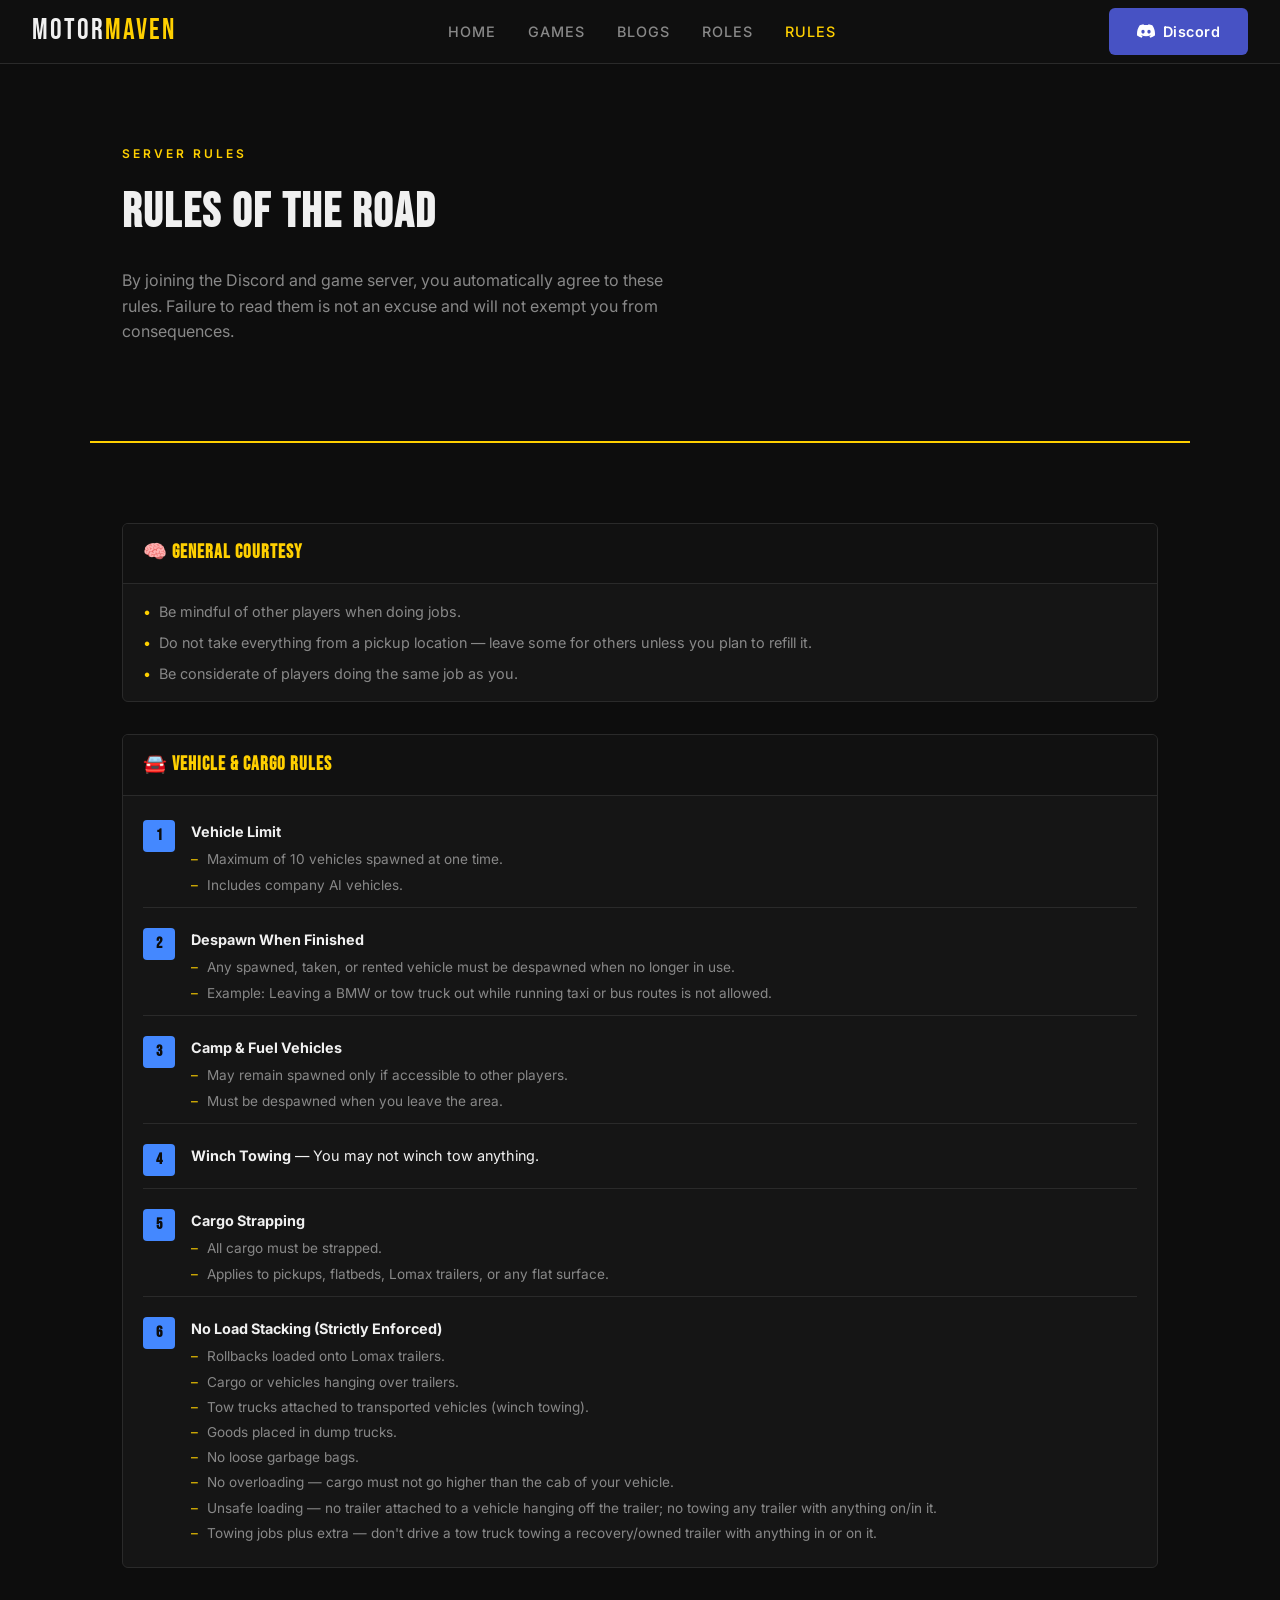
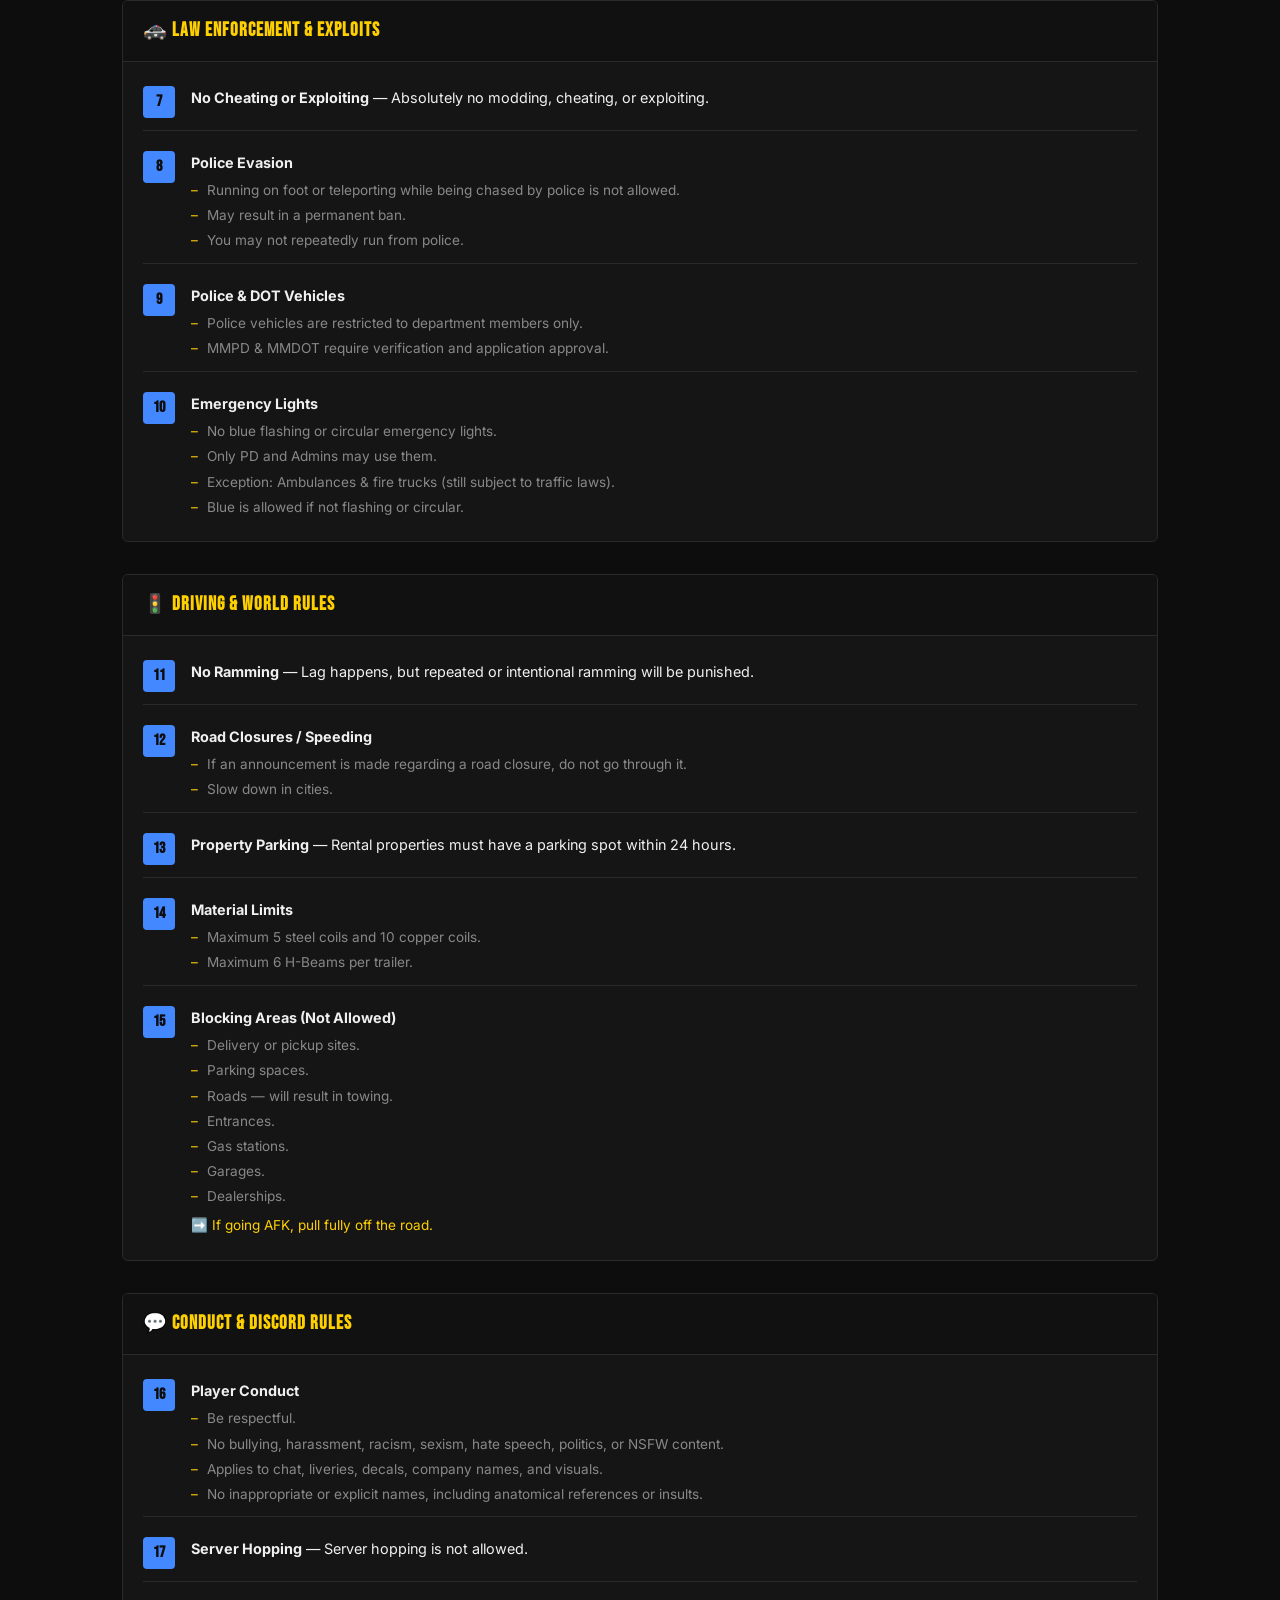
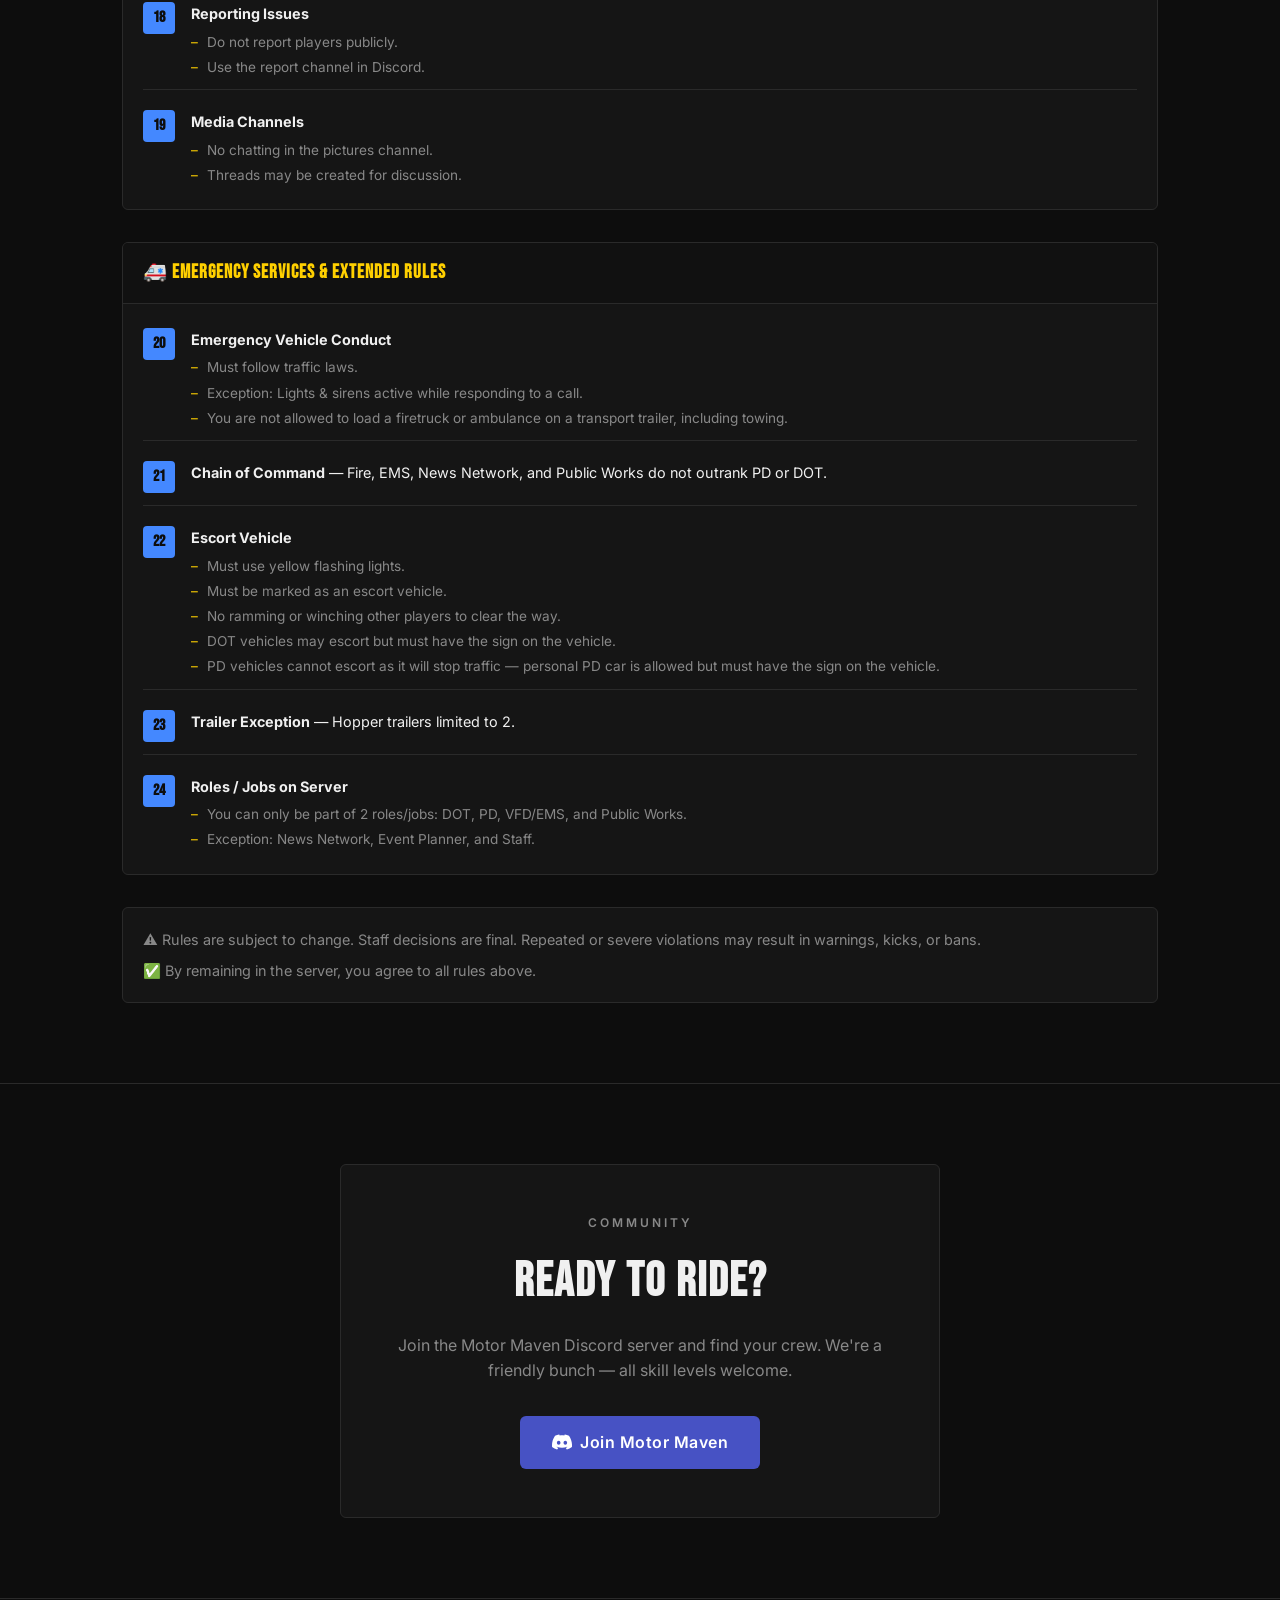
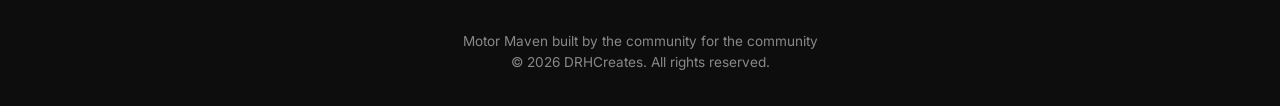
<file: pages/rules.html>
<!DOCTYPE html>
<html lang="en">
<head>
  <meta charset="UTF-8">
  <meta name="viewport" content="width=device-width, initial-scale=1.0">
  <meta name="description" content="Motor Maven server rules — read before joining the game server.">
  <title>Rules — Motor Maven</title>
  <link rel="preconnect" href="https://fonts.googleapis.com">
  <link rel="preconnect" href="https://fonts.gstatic.com" crossorigin>
  <link rel="preload" href="https://fonts.googleapis.com/css2?family=Bebas+Neue&family=Inter:wght@400;500;600&display=swap" as="style" onload="this.onload=null;this.rel='stylesheet'">
  <noscript><link rel="stylesheet" href="https://fonts.googleapis.com/css2?family=Bebas+Neue&family=Inter:wght@400;500;600&display=swap"></noscript>
  <meta name="theme-color" content="#0d0d0d">
  <link rel="icon" href="../assets/favicon.png" type="image/png">
  <link rel="stylesheet" href="../css/style.css">
  <meta property="og:type" content="website">
  <meta property="og:site_name" content="Motor Maven">
  <meta property="og:title" content="Rules — Motor Maven">
  <meta property="og:description" content="Motor Maven server rules — read them before joining the game server. 24 rules covering vehicles, conduct, roleplay, and more.">
  <meta name="twitter:card" content="summary_large_image">
  <meta name="twitter:title" content="Rules — Motor Maven">
  <meta name="twitter:description" content="Motor Maven server rules — read them before joining the game server. 24 rules covering vehicles, conduct, roleplay, and more.">
</head>
<body>

  <a class="skip-link" href="#main">Skip to main content</a>

  <header>
    <nav aria-label="Main navigation">
      <a href="../index.html" class="nav-logo" aria-label="Motor Maven — home">MOTOR<span>MAVEN</span></a>
      <ul class="nav-links">
        <li><a href="../index.html">Home</a></li>
        <li><a href="games.html">Games</a></li>
        <li><a href="blogs.html">Blogs</a></li>
        <li><a href="roles.html">Roles</a></li>
        <li><a href="rules.html" class="active" aria-current="page">Rules</a></li>
        <!-- <li><a href="staff.html">Staff</a></li> -->
      </ul>
      <a href="https://discord.gg/wgUbp8NS54" target="_blank" rel="noopener noreferrer" class="nav-discord btn" aria-label="Join Motor Maven on Discord (opens in new tab)">
        <svg width="18" height="18" viewBox="0 0 24 24" fill="currentColor" aria-hidden="true" focusable="false">
          <path d="M20.317 4.3698a19.7913 19.7913 0 00-4.8851-1.5152.0741.0741 0 00-.0785.0371c-.211.3753-.4447.8648-.6083 1.2495-1.8447-.2762-3.68-.2762-5.4868 0-.1636-.3933-.4058-.8742-.6177-1.2495a.077.077 0 00-.0785-.037 19.7363 19.7363 0 00-4.8852 1.515.0699.0699 0 00-.0321.0277C.5334 9.0458-.319 13.5799.0992 18.0578a.0824.0824 0 00.0312.0561 19.9261 19.9261 0 005.9929 3.0294.0777.0777 0 00.0842-.0276c.4616-.6304.8731-1.2952 1.226-1.9942.0209-.0408.0067-.0895-.0323-.1123a13.1945 13.1945 0 01-1.8726-.8944.0766.0766 0 01-.0076-.1274c.1258-.0943.2517-.1923.3718-.2914a.0743.0743 0 01.0776-.0105c3.9278 1.7933 8.18 1.7933 12.0614 0a.0739.0739 0 01.0785.0095c.1202.099.246.1981.3728.2924a.0766.0766 0 01-.0057.1275 12.2994 12.2994 0 01-1.873.8914.0766.0766 0 00-.0323.1134c.3604.698.7719 1.3628 1.225 1.9932a.076.076 0 00.0842.0286 19.8794 19.8794 0 006.0028-3.0315.077.077 0 00.0313-.0552c.5004-5.177-.8382-9.6739-3.5485-13.6604a.061.061 0 00-.0312-.0286zM8.02 15.3312c-1.1825 0-2.1569-1.0857-2.1569-2.419 0-1.3332.9555-2.4189 2.157-2.4189 1.2108 0 2.1757 1.0952 2.1568 2.419 0 1.3332-.9555 2.4189-2.1569 2.4189zm7.9748 0c-1.1825 0-2.1569-1.0857-2.1569-2.419 0-1.3332.9554-2.4189 2.1569-2.4189 1.2108 0 2.1757 1.0952 2.1568 2.419 0 1.3332-.946 2.4189-2.1568 2.4189Z"/>
        </svg>
        Discord
      </a>
      <button class="nav-hamburger" aria-label="Open navigation menu" aria-expanded="false">
        <span aria-hidden="true"></span>
        <span aria-hidden="true"></span>
        <span aria-hidden="true"></span>
      </button>
    </nav>
  </header>

  <main id="main" aria-label="Main content">

    <div class="page-header">
      <p class="section-label" aria-hidden="true">Server Rules</p>
      <h1 class="section-title">Rules of the Road</h1>
      <p class="section-desc">By joining the Discord and game server, you automatically agree to these rules. Failure to read them is not an excuse and will not exempt you from consequences.</p>
    </div>

    <section aria-label="Server rules">
      <div class="rules-categories">

        <div class="rules-category">
          <h2 class="rules-cat-title">🧠 General Courtesy</h2>
          <ul class="rules-bullets">
            <li>Be mindful of other players when doing jobs.</li>
            <li>Do not take everything from a pickup location — leave some for others unless you plan to refill it.</li>
            <li>Be considerate of players doing the same job as you.</li>
          </ul>
        </div>

        <div class="rules-category">
          <h2 class="rules-cat-title">🚘 Vehicle &amp; Cargo Rules</h2>
          <ul class="rules-list">
            <li class="rules-item" data-rule="1">
              <div>
                <strong>Vehicle Limit</strong>
                <ul class="rules-sub">
                  <li>Maximum of 10 vehicles spawned at one time.</li>
                  <li>Includes company AI vehicles.</li>
                </ul>
              </div>
            </li>
            <li class="rules-item" data-rule="2">
              <div>
                <strong>Despawn When Finished</strong>
                <ul class="rules-sub">
                  <li>Any spawned, taken, or rented vehicle must be despawned when no longer in use.</li>
                  <li>Example: Leaving a BMW or tow truck out while running taxi or bus routes is not allowed.</li>
                </ul>
              </div>
            </li>
            <li class="rules-item" data-rule="3">
              <div>
                <strong>Camp &amp; Fuel Vehicles</strong>
                <ul class="rules-sub">
                  <li>May remain spawned only if accessible to other players.</li>
                  <li>Must be despawned when you leave the area.</li>
                </ul>
              </div>
            </li>
            <li class="rules-item" data-rule="4">
              <div><strong>Winch Towing</strong> — You may not winch tow anything.</div>
            </li>
            <li class="rules-item" data-rule="5">
              <div>
                <strong>Cargo Strapping</strong>
                <ul class="rules-sub">
                  <li>All cargo must be strapped.</li>
                  <li>Applies to pickups, flatbeds, Lomax trailers, or any flat surface.</li>
                </ul>
              </div>
            </li>
            <li class="rules-item" data-rule="6">
              <div>
                <strong>No Load Stacking (Strictly Enforced)</strong>
                <ul class="rules-sub">
                  <li>Rollbacks loaded onto Lomax trailers.</li>
                  <li>Cargo or vehicles hanging over trailers.</li>
                  <li>Tow trucks attached to transported vehicles (winch towing).</li>
                  <li>Goods placed in dump trucks.</li>
                  <li>No loose garbage bags.</li>
                  <li>No overloading — cargo must not go higher than the cab of your vehicle.</li>
                  <li>Unsafe loading — no trailer attached to a vehicle hanging off the trailer; no towing any trailer with anything on/in it.</li>
                  <li>Towing jobs plus extra — don't drive a tow truck towing a recovery/owned trailer with anything in or on it.</li>
                </ul>
              </div>
            </li>
          </ul>
        </div>

        <div class="rules-category">
          <h2 class="rules-cat-title">🚓 Law Enforcement &amp; Exploits</h2>
          <ul class="rules-list">
            <li class="rules-item" data-rule="7">
              <div><strong>No Cheating or Exploiting</strong> — Absolutely no modding, cheating, or exploiting.</div>
            </li>
            <li class="rules-item" data-rule="8">
              <div>
                <strong>Police Evasion</strong>
                <ul class="rules-sub">
                  <li>Running on foot or teleporting while being chased by police is not allowed.</li>
                  <li>May result in a permanent ban.</li>
                  <li>You may not repeatedly run from police.</li>
                </ul>
              </div>
            </li>
            <li class="rules-item" data-rule="9">
              <div>
                <strong>Police &amp; DOT Vehicles</strong>
                <ul class="rules-sub">
                  <li>Police vehicles are restricted to department members only.</li>
                  <li>MMPD &amp; MMDOT require verification and application approval.</li>
                </ul>
              </div>
            </li>
            <li class="rules-item" data-rule="10">
              <div>
                <strong>Emergency Lights</strong>
                <ul class="rules-sub">
                  <li>No blue flashing or circular emergency lights.</li>
                  <li>Only PD and Admins may use them.</li>
                  <li>Exception: Ambulances &amp; fire trucks (still subject to traffic laws).</li>
                  <li>Blue is allowed if not flashing or circular.</li>
                </ul>
              </div>
            </li>
          </ul>
        </div>

        <div class="rules-category">
          <h2 class="rules-cat-title">🚦 Driving &amp; World Rules</h2>
          <ul class="rules-list">
            <li class="rules-item" data-rule="11">
              <div><strong>No Ramming</strong> — Lag happens, but repeated or intentional ramming will be punished.</div>
            </li>
            <li class="rules-item" data-rule="12">
              <div>
                <strong>Road Closures / Speeding</strong>
                <ul class="rules-sub">
                  <li>If an announcement is made regarding a road closure, do not go through it.</li>
                  <li>Slow down in cities.</li>
                </ul>
              </div>
            </li>
            <li class="rules-item" data-rule="13">
              <div><strong>Property Parking</strong> — Rental properties must have a parking spot within 24 hours.</div>
            </li>
            <li class="rules-item" data-rule="14">
              <div>
                <strong>Material Limits</strong>
                <ul class="rules-sub">
                  <li>Maximum 5 steel coils and 10 copper coils.</li>
                  <li>Maximum 6 H-Beams per trailer.</li>
                </ul>
              </div>
            </li>
            <li class="rules-item" data-rule="15">
              <div>
                <strong>Blocking Areas (Not Allowed)</strong>
                <ul class="rules-sub">
                  <li>Delivery or pickup sites.</li>
                  <li>Parking spaces.</li>
                  <li>Roads — will result in towing.</li>
                  <li>Entrances.</li>
                  <li>Gas stations.</li>
                  <li>Garages.</li>
                  <li>Dealerships.</li>
                </ul>
                <p class="rules-note">➡️ If going AFK, pull fully off the road.</p>
              </div>
            </li>
          </ul>
        </div>

        <div class="rules-category">
          <h2 class="rules-cat-title">💬 Conduct &amp; Discord Rules</h2>
          <ul class="rules-list">
            <li class="rules-item" data-rule="16">
              <div>
                <strong>Player Conduct</strong>
                <ul class="rules-sub">
                  <li>Be respectful.</li>
                  <li>No bullying, harassment, racism, sexism, hate speech, politics, or NSFW content.</li>
                  <li>Applies to chat, liveries, decals, company names, and visuals.</li>
                  <li>No inappropriate or explicit names, including anatomical references or insults.</li>
                </ul>
              </div>
            </li>
            <li class="rules-item" data-rule="17">
              <div><strong>Server Hopping</strong> — Server hopping is not allowed.</div>
            </li>
            <li class="rules-item" data-rule="18">
              <div>
                <strong>Reporting Issues</strong>
                <ul class="rules-sub">
                  <li>Do not report players publicly.</li>
                  <li>Use the report channel in Discord.</li>
                </ul>
              </div>
            </li>
            <li class="rules-item" data-rule="19">
              <div>
                <strong>Media Channels</strong>
                <ul class="rules-sub">
                  <li>No chatting in the pictures channel.</li>
                  <li>Threads may be created for discussion.</li>
                </ul>
              </div>
            </li>
          </ul>
        </div>

        <div class="rules-category">
          <h2 class="rules-cat-title">🚑 Emergency Services &amp; Extended Rules</h2>
          <ul class="rules-list">
            <li class="rules-item" data-rule="20">
              <div>
                <strong>Emergency Vehicle Conduct</strong>
                <ul class="rules-sub">
                  <li>Must follow traffic laws.</li>
                  <li>Exception: Lights &amp; sirens active while responding to a call.</li>
                  <li>You are not allowed to load a firetruck or ambulance on a transport trailer, including towing.</li>
                </ul>
              </div>
            </li>
            <li class="rules-item" data-rule="21">
              <div><strong>Chain of Command</strong> — Fire, EMS, News Network, and Public Works do not outrank PD or DOT.</div>
            </li>
            <li class="rules-item" data-rule="22">
              <div>
                <strong>Escort Vehicle</strong>
                <ul class="rules-sub">
                  <li>Must use yellow flashing lights.</li>
                  <li>Must be marked as an escort vehicle.</li>
                  <li>No ramming or winching other players to clear the way.</li>
                  <li>DOT vehicles may escort but must have the sign on the vehicle.</li>
                  <li>PD vehicles cannot escort as it will stop traffic — personal PD car is allowed but must have the sign on the vehicle.</li>
                </ul>
              </div>
            </li>
            <li class="rules-item" data-rule="23">
              <div><strong>Trailer Exception</strong> — Hopper trailers limited to 2.</div>
            </li>
            <li class="rules-item" data-rule="24">
              <div>
                <strong>Roles / Jobs on Server</strong>
                <ul class="rules-sub">
                  <li>You can only be part of 2 roles/jobs: DOT, PD, VFD/EMS, and Public Works.</li>
                  <li>Exception: News Network, Event Planner, and Staff.</li>
                </ul>
              </div>
            </li>
          </ul>
        </div>

        <div class="rules-final">
          <p>⚠️ Rules are subject to change. Staff decisions are final. Repeated or severe violations may result in warnings, kicks, or bans.</p>
          <p>✅ By remaining in the server, you agree to all rules above.</p>
        </div>

      </div>
    </section>

    <hr class="divider">

    <section aria-labelledby="discord-cta-heading">
      <div class="discord-cta">
        <p class="section-label" style="margin-bottom:0.75rem;" aria-hidden="true">Community</p>
        <h2 class="section-title" id="discord-cta-heading">Ready to Ride?</h2>
        <p>Join the Motor Maven Discord server and find your crew. We're a friendly bunch — all skill levels welcome.</p>
        <a href="https://discord.gg/wgUbp8NS54" target="_blank" rel="noopener noreferrer" class="btn btn-discord" aria-label="Join Motor Maven on Discord (opens in new tab)">
          <svg width="20" height="20" viewBox="0 0 24 24" fill="currentColor" aria-hidden="true" focusable="false">
            <path d="M20.317 4.3698a19.7913 19.7913 0 00-4.8851-1.5152.0741.0741 0 00-.0785.0371c-.211.3753-.4447.8648-.6083 1.2495-1.8447-.2762-3.68-.2762-5.4868 0-.1636-.3933-.4058-.8742-.6177-1.2495a.077.077 0 00-.0785-.037 19.7363 19.7363 0 00-4.8852 1.515.0699.0699 0 00-.0321.0277C.5334 9.0458-.319 13.5799.0992 18.0578a.0824.0824 0 00.0312.0561 19.9261 19.9261 0 005.9929 3.0294.0777.0777 0 00.0842-.0276c.4616-.6304.8731-1.2952 1.226-1.9942.0209-.0408.0067-.0895-.0323-.1123a13.1945 13.1945 0 01-1.8726-.8944.0766.0766 0 01-.0076-.1274c.1258-.0943.2517-.1923.3718-.2914a.0743.0743 0 01.0776-.0105c3.9278 1.7933 8.18 1.7933 12.0614 0a.0739.0739 0 01.0785.0095c.1202.099.246.1981.3728.2924a.0766.0766 0 01-.0057.1275 12.2994 12.2994 0 01-1.873.8914.0766.0766 0 00-.0323.1134c.3604.698.7719 1.3628 1.225 1.9932a.076.076 0 00.0842.0286 19.8794 19.8794 0 006.0028-3.0315.077.077 0 00.0313-.0552c.5004-5.177-.8382-9.6739-3.5485-13.6604a.061.061 0 00-.0312-.0286zM8.02 15.3312c-1.1825 0-2.1569-1.0857-2.1569-2.419 0-1.3332.9555-2.4189 2.157-2.4189 1.2108 0 2.1757 1.0952 2.1568 2.419 0 1.3332-.9555 2.4189-2.1569 2.4189zm7.9748 0c-1.1825 0-2.1569-1.0857-2.1569-2.419 0-1.3332.9554-2.4189 2.1569-2.4189 1.2108 0 2.1757 1.0952 2.1568 2.419 0 1.3332-.946 2.4189-2.1568 2.4189Z"/>
          </svg>
          Join Motor Maven
        </a>
      </div>
    </section>

  </main>

  <footer>
    <p>Motor Maven built by the community for the community</p>
    <p>&copy; 2026 DRHCreates. All rights reserved.</p>
  </footer>
  <script src="../js/nav.js" defer></script>
</body>
</html>
</file>
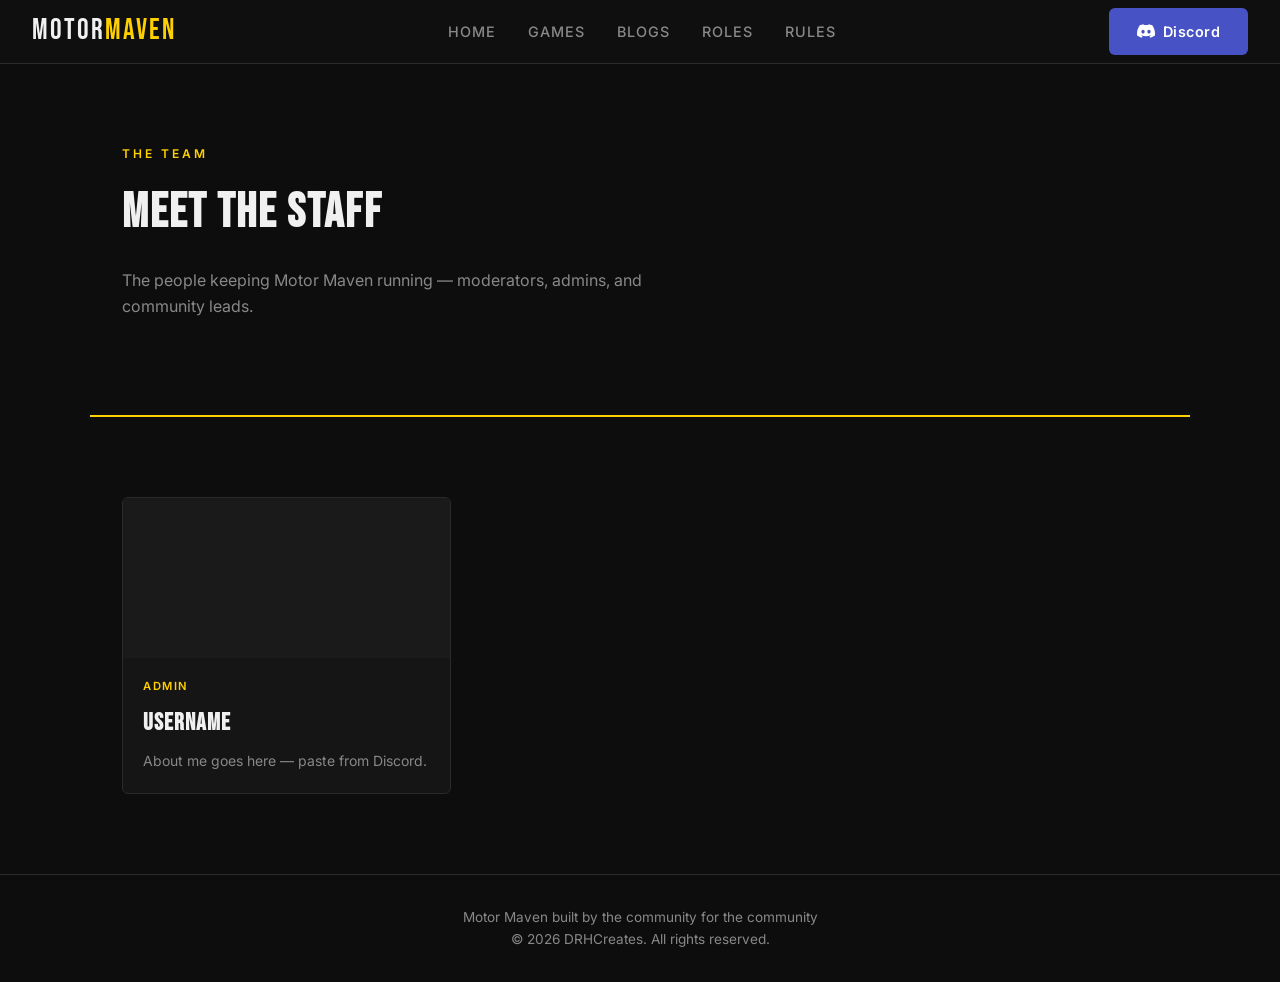
<file: pages/staff.html>
<!DOCTYPE html>
<html lang="en">
<head>
  <meta charset="UTF-8">
  <meta name="viewport" content="width=device-width, initial-scale=1.0">
  <meta name="description" content="Meet the staff behind Motor Maven — the community team keeping things running.">
  <title>Staff — Motor Maven</title>
  <link rel="preconnect" href="https://fonts.googleapis.com">
  <link rel="preconnect" href="https://fonts.gstatic.com" crossorigin>
  <link rel="preload" href="https://fonts.googleapis.com/css2?family=Bebas+Neue&family=Inter:wght@400;500;600&display=swap" as="style" onload="this.onload=null;this.rel='stylesheet'">
  <noscript><link rel="stylesheet" href="https://fonts.googleapis.com/css2?family=Bebas+Neue&family=Inter:wght@400;500;600&display=swap"></noscript>
  <meta name="theme-color" content="#0d0d0d">
  <link rel="icon" href="../assets/favicon.png" type="image/png">
  <link rel="stylesheet" href="../css/style.css">
  <meta property="og:type" content="website">
  <meta property="og:site_name" content="Motor Maven">
  <meta property="og:title" content="Staff — Motor Maven">
  <meta property="og:description" content="Meet the staff behind Motor Maven — the community team keeping things running.">
  <meta name="twitter:card" content="summary_large_image">
  <meta name="twitter:title" content="Staff — Motor Maven">
  <meta name="twitter:description" content="Meet the staff behind Motor Maven — the community team keeping things running.">
</head>
<body>

  <a class="skip-link" href="#main">Skip to main content</a>

  <header>
    <nav aria-label="Main navigation">
      <a href="../index.html" class="nav-logo" aria-label="Motor Maven — home">MOTOR<span>MAVEN</span></a>
      <ul class="nav-links">
        <li><a href="../index.html">Home</a></li>
        <li><a href="games.html">Games</a></li>
        <li><a href="blogs.html">Blogs</a></li>
        <li><a href="roles.html">Roles</a></li>
        <li><a href="rules.html">Rules</a></li>
        <!-- <li><a href="staff.html" class="active" aria-current="page">Staff</a></li> -->
      </ul>
      <a href="https://discord.gg/wgUbp8NS54" target="_blank" rel="noopener noreferrer" class="nav-discord btn" aria-label="Join Motor Maven on Discord (opens in new tab)">
        <svg width="18" height="18" viewBox="0 0 24 24" fill="currentColor" aria-hidden="true" focusable="false">
          <path d="M20.317 4.3698a19.7913 19.7913 0 00-4.8851-1.5152.0741.0741 0 00-.0785.0371c-.211.3753-.4447.8648-.6083 1.2495-1.8447-.2762-3.68-.2762-5.4868 0-.1636-.3933-.4058-.8742-.6177-1.2495a.077.077 0 00-.0785-.037 19.7363 19.7363 0 00-4.8852 1.515.0699.0699 0 00-.0321.0277C.5334 9.0458-.319 13.5799.0992 18.0578a.0824.0824 0 00.0312.0561 19.9261 19.9261 0 005.9929 3.0294.0777.0777 0 00.0842-.0276c.4616-.6304.8731-1.2952 1.226-1.9942.0209-.0408.0067-.0895-.0323-.1123a13.1945 13.1945 0 01-1.8726-.8944.0766.0766 0 01-.0076-.1274c.1258-.0943.2517-.1923.3718-.2914a.0743.0743 0 01.0776-.0105c3.9278 1.7933 8.18 1.7933 12.0614 0a.0739.0739 0 01.0785.0095c.1202.099.246.1981.3728.2924a.0766.0766 0 01-.0057.1275 12.2994 12.2994 0 01-1.873.8914.0766.0766 0 00-.0323.1134c.3604.698.7719 1.3628 1.225 1.9932a.076.076 0 00.0842.0286 19.8794 19.8794 0 006.0028-3.0315.077.077 0 00.0313-.0552c.5004-5.177-.8382-9.6739-3.5485-13.6604a.061.061 0 00-.0312-.0286zM8.02 15.3312c-1.1825 0-2.1569-1.0857-2.1569-2.419 0-1.3332.9555-2.4189 2.157-2.4189 1.2108 0 2.1757 1.0952 2.1568 2.419 0 1.3332-.9555 2.4189-2.1569 2.4189zm7.9748 0c-1.1825 0-2.1569-1.0857-2.1569-2.419 0-1.3332.9554-2.4189 2.1569-2.4189 1.2108 0 2.1757 1.0952 2.1568 2.419 0 1.3332-.946 2.4189-2.1568 2.4189Z"/>
        </svg>
        Discord
      </a>
      <button class="nav-hamburger" aria-label="Open navigation menu" aria-expanded="false">
        <span aria-hidden="true"></span>
        <span aria-hidden="true"></span>
        <span aria-hidden="true"></span>
      </button>
    </nav>
  </header>

  <main id="main" aria-label="Main content">

    <div class="page-header">
      <p class="section-label" aria-hidden="true">The Team</p>
      <h1 class="section-title">Meet the Staff</h1>
      <p class="section-desc">The people keeping Motor Maven running — moderators, admins, and community leads.</p>
    </div>

    <section aria-label="Staff members">
      <ul class="staff-grid">

        <!-- Staff card template — copy this block to add a new member -->
        <li>
          <article class="staff-card">
            <div class="staff-avatar" aria-hidden="true"></div>
            <div class="staff-body">
              <p class="card-tag">Admin</p>
              <h2 class="staff-name">Username</h2>
              <p class="staff-bio">About me goes here — paste from Discord.</p>
            </div>
          </article>
        </li>
        <!-- End template -->

      </ul>
    </section>

  </main>

  <footer>
    <p>Motor Maven built by the community for the community</p>
    <p>&copy; 2026 DRHCreates. All rights reserved.</p>
  </footer>
  <script src="../js/nav.js" defer></script>
</body>
</html>
</file>
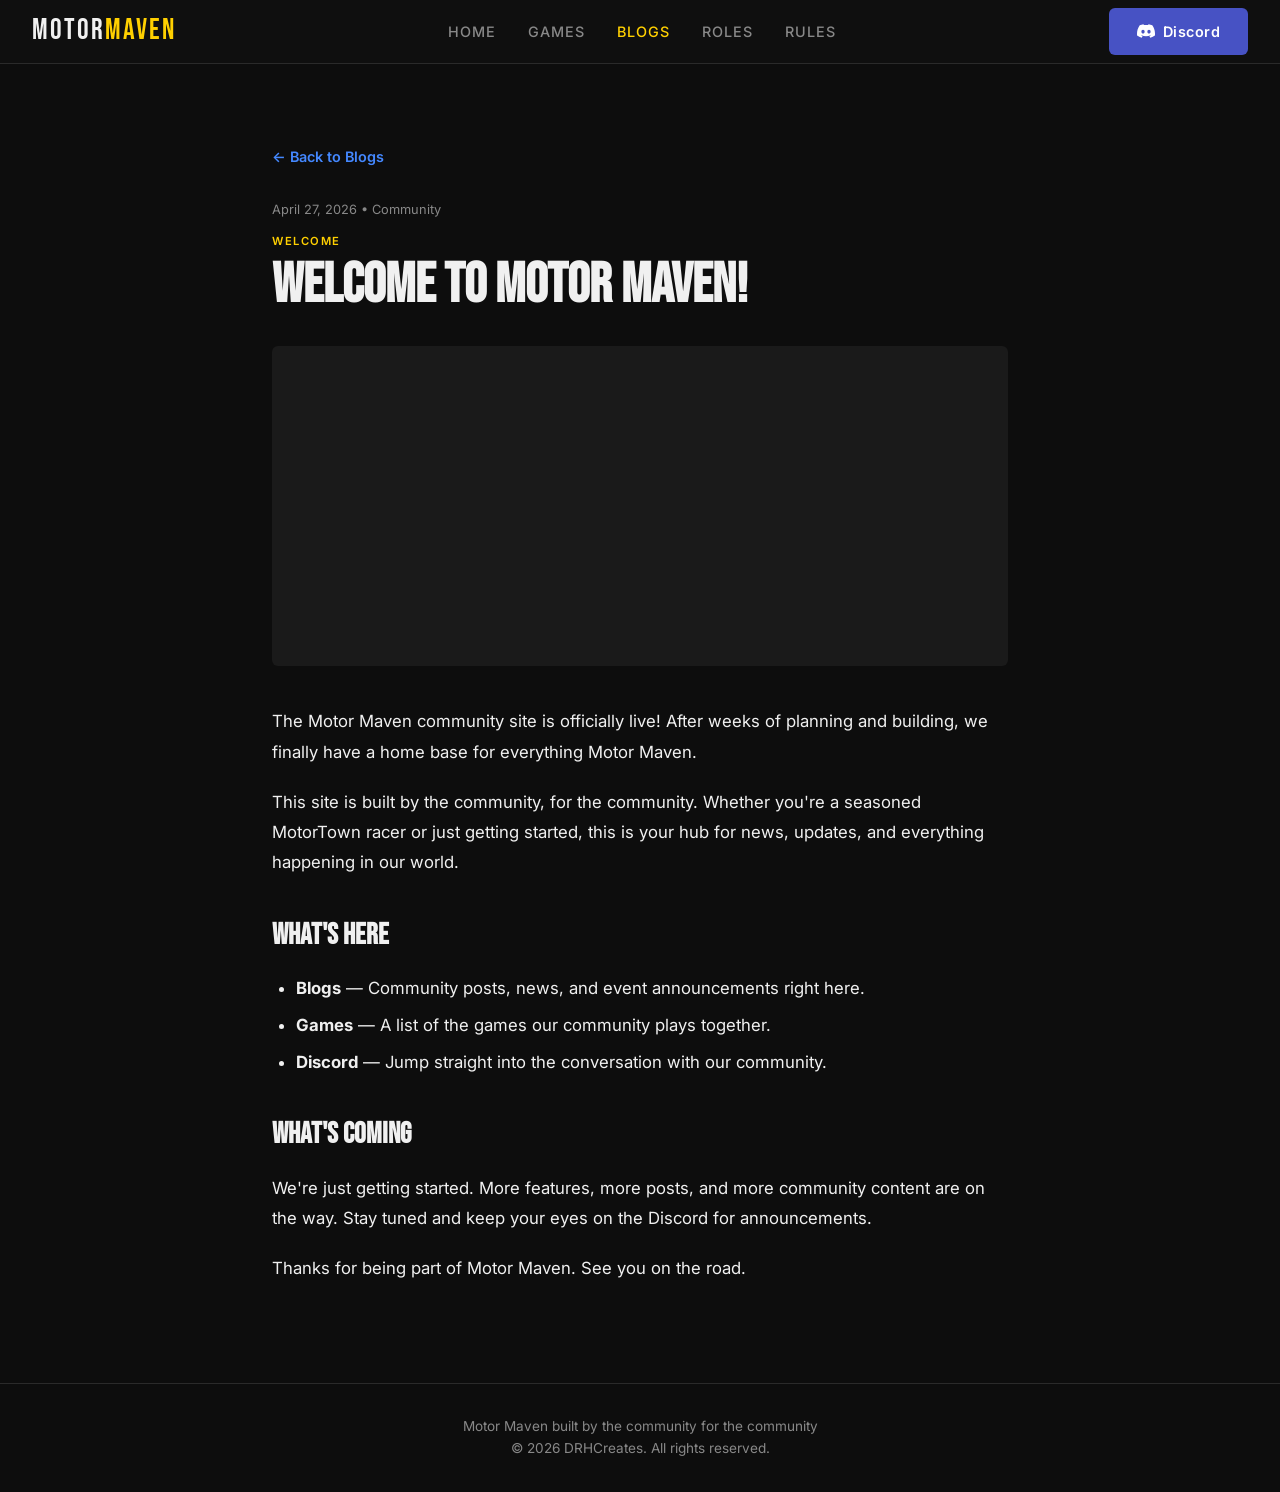
<file: pages/posts/welcome-to-motor-maven.html>
<!DOCTYPE html>
<html lang="en">
<head>
  <meta charset="UTF-8">
  <meta name="viewport" content="width=device-width, initial-scale=1.0">
  <meta name="description" content="Welcome to Motor Maven — the community site is live.">
  <title>Welcome to Motor Maven! — Motor Maven</title>
  <link rel="preconnect" href="https://fonts.googleapis.com">
  <link rel="preconnect" href="https://fonts.gstatic.com" crossorigin>
  <link rel="preload" href="https://fonts.googleapis.com/css2?family=Bebas+Neue&family=Inter:wght@400;500;600&display=swap" as="style" onload="this.onload=null;this.rel='stylesheet'">
  <noscript><link rel="stylesheet" href="https://fonts.googleapis.com/css2?family=Bebas+Neue&family=Inter:wght@400;500;600&display=swap"></noscript>
  <meta name="theme-color" content="#0d0d0d">
  <link rel="icon" href="../../assets/favicon.png" type="image/png">
  <link rel="stylesheet" href="../../css/style.css">
  <style>
    .post-back {
      display: inline-flex;
      align-items: center;
      gap: 0.4rem;
      color: var(--accent);
      font-size: 0.9rem;
      font-weight: 600;
      text-decoration: none;
      margin-bottom: 2rem;
    }
    .post-back:hover { text-decoration: underline; }

    .post-header { margin-bottom: 2rem; }
    .post-header .blog-meta { margin-bottom: 0.75rem; }
    .post-header h1 {
      font-family: 'Bebas Neue', sans-serif;
      font-size: clamp(2rem, 5vw, 3.5rem);
      line-height: 1;
      margin-bottom: 1rem;
    }

    .post-img {
      width: 100%;
      height: 320px;
      background: #1a1a1a;
      border-radius: var(--radius);
      margin-bottom: 2.5rem;
    }

    .post-body {
      max-width: 720px;
      color: var(--text);
      line-height: 1.8;
      font-size: 1.05rem;
    }
    .post-body p { margin-bottom: 1.25rem; }
    .post-body h2 {
      font-family: 'Bebas Neue', sans-serif;
      font-size: 1.8rem;
      margin: 2rem 0 0.75rem;
      color: var(--text);
    }
    .post-body ul {
      padding-left: 1.5rem;
      margin-bottom: 1.25rem;
    }
    .post-body li { margin-bottom: 0.4rem; }
  </style>
  <meta property="og:type" content="article">
  <meta property="og:site_name" content="Motor Maven">
  <meta property="og:title" content="Welcome to Motor Maven! — Motor Maven">
  <meta property="og:description" content="The Motor Maven community site is live. Find blog posts, a games list, and a link to our Discord. More features coming soon.">
  <meta name="twitter:card" content="summary_large_image">
  <meta name="twitter:title" content="Welcome to Motor Maven! — Motor Maven">
  <meta name="twitter:description" content="The Motor Maven community site is live. Find blog posts, a games list, and a link to our Discord. More features coming soon.">
</head>
<body>

  <a class="skip-link" href="#main">Skip to main content</a>

  <header>
    <nav aria-label="Main navigation">
      <a href="../../index.html" class="nav-logo" aria-label="Motor Maven — home">MOTOR<span>MAVEN</span></a>
      <ul class="nav-links">
        <li><a href="../../index.html">Home</a></li>
        <li><a href="../games.html">Games</a></li>
        <li><a href="../blogs.html" class="active" aria-current="page">Blogs</a></li>
        <li><a href="../roles.html">Roles</a></li>
        <li><a href="../rules.html">Rules</a></li>
        <!-- <li><a href="../staff.html">Staff</a></li> -->
      </ul>
      <a href="https://discord.gg/wgUbp8NS54" target="_blank" rel="noopener noreferrer" class="nav-discord btn" aria-label="Join Motor Maven on Discord (opens in new tab)">
        <svg width="18" height="18" viewBox="0 0 24 24" fill="currentColor" aria-hidden="true" focusable="false">
          <path d="M20.317 4.3698a19.7913 19.7913 0 00-4.8851-1.5152.0741.0741 0 00-.0785.0371c-.211.3753-.4447.8648-.6083 1.2495-1.8447-.2762-3.68-.2762-5.4868 0-.1636-.3933-.4058-.8742-.6177-1.2495a.077.077 0 00-.0785-.037 19.7363 19.7363 0 00-4.8852 1.515.0699.0699 0 00-.0321.0277C.5334 9.0458-.319 13.5799.0992 18.0578a.0824.0824 0 00.0312.0561 19.9261 19.9261 0 005.9929 3.0294.0777.0777 0 00.0842-.0276c.4616-.6304.8731-1.2952 1.226-1.9942.0209-.0408.0067-.0895-.0323-.1123a13.1945 13.1945 0 01-1.8726-.8944.0766.0766 0 01-.0076-.1274c.1258-.0943.2517-.1923.3718-.2914a.0743.0743 0 01.0776-.0105c3.9278 1.7933 8.18 1.7933 12.0614 0a.0739.0739 0 01.0785.0095c.1202.099.246.1981.3728.2924a.0766.0766 0 01-.0057.1275 12.2994 12.2994 0 01-1.873.8914.0766.0766 0 00-.0323.1134c.3604.698.7719 1.3628 1.225 1.9932a.076.076 0 00.0842.0286 19.8794 19.8794 0 006.0028-3.0315.077.077 0 00.0313-.0552c.5004-5.177-.8382-9.6739-3.5485-13.6604a.061.061 0 00-.0312-.0286zM8.02 15.3312c-1.1825 0-2.1569-1.0857-2.1569-2.419 0-1.3332.9555-2.4189 2.157-2.4189 1.2108 0 2.1757 1.0952 2.1568 2.419 0 1.3332-.9555 2.4189-2.1569 2.4189zm7.9748 0c-1.1825 0-2.1569-1.0857-2.1569-2.419 0-1.3332.9554-2.4189 2.1569-2.4189 1.2108 0 2.1757 1.0952 2.1568 2.419 0 1.3332-.946 2.4189-2.1568 2.4189Z"/>
        </svg>
        Discord
      </a>
      <button class="nav-hamburger" aria-label="Open navigation menu" aria-expanded="false">
        <span aria-hidden="true"></span>
        <span aria-hidden="true"></span>
        <span aria-hidden="true"></span>
      </button>
    </nav>
  </header>

  <main id="main" aria-label="Main content">
    <section style="max-width: 800px;">

      <a href="../blogs.html" class="post-back">← Back to Blogs</a>

      <div class="post-header">
        <p class="blog-meta"><time datetime="2026-04-27">April 27, 2026</time> &bull; Community</p>
        <p class="card-tag">Welcome</p>
        <h1>Welcome to Motor Maven!</h1>
      </div>

      <div class="post-img" role="img" aria-label="Welcome post image placeholder"></div>

      <div class="post-body">
        <p>The Motor Maven community site is officially live! After weeks of planning and building, we finally have a home base for everything Motor Maven.</p>

        <p>This site is built by the community, for the community. Whether you're a seasoned MotorTown racer or just getting started, this is your hub for news, updates, and everything happening in our world.</p>

        <h2>What's Here</h2>
        <ul>
          <li><strong>Blogs</strong> — Community posts, news, and event announcements right here.</li>
          <li><strong>Games</strong> — A list of the games our community plays together.</li>
          <li><strong>Discord</strong> — Jump straight into the conversation with our community.</li>
        </ul>

        <h2>What's Coming</h2>
        <p>We're just getting started. More features, more posts, and more community content are on the way. Stay tuned and keep your eyes on the Discord for announcements.</p>

        <p>Thanks for being part of Motor Maven. See you on the road.</p>
      </div>

    </section>
  </main>

  <footer>
    <p>Motor Maven built by the community for the community</p>
    <p>&copy; 2026 DRHCreates. All rights reserved.</p>
  </footer>

  <script src="../../js/smooth-scroll.js" defer></script>
  <script src="../../js/nav.js" defer></script>
</body>
</html>
</file>
<file: css/style.css>
*,*::before,*::after{box-sizing: border-box;margin: 0;padding: 0}:root{--bg: #0d0d0d;--bg-card: #151515;--bg-nav: #111111ee;--accent: #4488ff;--accent-dim: #2266dd;--gold: #ffd000;--text: #f0f0f0;--text-muted: #888;--border: #2a2a2a;--radius: 6px}html{scroll-behavior: smooth}body{background-color: var(--bg);color: var(--text);font-family: 'Inter',sans-serif;font-size: 16px;line-height: 1.6}a{color: inherit;text-decoration: none}img{display: block;max-width: 100%}nav{position: sticky;top: 0;z-index: 100;background: var(--bg-nav);backdrop-filter: blur(10px);border-bottom: 1px solid var(--border);padding: 0 2rem;display: flex;align-items: center;justify-content: space-between;height: 64px}.nav-logo{font-family: 'Bebas Neue',sans-serif;font-size: 1.8rem;letter-spacing: 2px;color: var(--text)}.nav-logo span{color: var(--gold)}.nav-links{display: flex;gap: 2rem;list-style: none}.nav-links a{font-size: 0.9rem;font-weight: 500;color: var(--text-muted);text-transform: uppercase;letter-spacing: 1px;transition: color 0.2s}.nav-links a:hover,.nav-links a.active{color: var(--gold)}.nav-discord{display: flex;align-items: center;gap: 0.5rem;background: #4752c4;color: #fff !important;padding: 0.45rem 1rem;border-radius: var(--radius);font-size: 0.85rem;font-weight: 600;transition: background 0.2s}.nav-discord:hover{background: #3b44a5 !important;color: #fff !important}.hero{position: relative;display: flex;flex-direction: column;align-items: center;justify-content: center;text-align: center;min-height: 90vh;padding: 4rem 2rem;overflow: hidden}.hero-bg{position: absolute;inset: 0;background: linear-gradient(to bottom,rgba(13,13,13,0.4) 0%,rgba(13,13,13,0.75) 100%),url('../assets/images/hero-bg.webp') center/cover no-repeat;z-index: 0}.hero-stripe{position: absolute;bottom: 0;left: 0;width: 100%;height: 4px;background: var(--gold)}.hero-content{position: relative;z-index: 1;max-width: 800px}.hero-tag{display: inline-block;background: var(--gold);color: #0d0d0d;font-size: 0.75rem;font-weight: 600;letter-spacing: 2px;text-transform: uppercase;padding: 0.3rem 0.9rem;border-radius: 2px;margin-bottom: 1.5rem}.hero h1{font-family: 'Bebas Neue',sans-serif;font-size: clamp(3.5rem,10vw,7rem);line-height: 1;letter-spacing: 3px;margin-bottom: 1.5rem}.hero h1 span{color: var(--gold)}.hero p{font-size: 1.1rem;color: var(--text-muted);max-width: 560px;margin: 0 auto 2.5rem}.hero-cta{display: flex;gap: 1rem;justify-content: center;flex-wrap: wrap}.btn{display: inline-flex;align-items: center;gap: 0.5rem;padding: 0.75rem 1.75rem;border-radius: var(--radius);font-size: 0.9rem;font-weight: 600;letter-spacing: 0.5px;transition: all 0.2s;cursor: pointer;border: none}.btn-primary{background: var(--accent-dim);color: #fff}.btn-primary:hover{background: #1a55bb}.btn-outline{background: transparent;color: var(--text);border: 1px solid var(--border)}.btn-outline:hover{border-color: var(--accent);color: var(--accent)}section{padding: 5rem 2rem;max-width: 1100px;margin: 0 auto}.section-label{font-size: 0.75rem;font-weight: 600;letter-spacing: 3px;text-transform: uppercase;color: var(--gold);margin-bottom: 0.75rem}.section-title{font-family: 'Bebas Neue',sans-serif;font-size: clamp(2rem,5vw,3rem);letter-spacing: 2px;margin-bottom: 1rem}.section-desc{color: var(--text-muted);max-width: 560px;margin-bottom: 3rem}.divider{width: 100%;height: 1px;background: var(--border);margin: 0;border: none}.card-grid{display: grid;grid-template-columns: repeat(auto-fill,minmax(280px,1fr));gap: 1.5rem}.card{background: var(--bg-card);border: 1px solid var(--border);border-radius: var(--radius);overflow: hidden;transition: border-color 0.2s,transform 0.2s}.card:hover{border-color: var(--gold);transform: translateY(-3px)}.card-img{width: 100%;aspect-ratio: 16/9;object-fit: cover;background: #1a1a1a}.card-body{padding: 1.25rem}.card-tag{font-size: 0.7rem;font-weight: 600;letter-spacing: 1.5px;text-transform: uppercase;color: var(--gold);margin-bottom: 0.5rem}.card-title{font-family: 'Bebas Neue',sans-serif;font-size: 1.4rem;letter-spacing: 1px;margin-bottom: 0.5rem}.card-desc{font-size: 0.875rem;color: var(--text-muted);line-height: 1.6}.card-footer{padding: 1rem 1.25rem;border-top: 1px solid var(--border);display: flex;align-items: center;justify-content: space-between;font-size: 0.8rem;color: var(--text-muted)}.stats-bar{background: var(--bg-card);border-top: 1px solid var(--border);border-bottom: 1px solid var(--border)}.stats-bar-inner{max-width: 1100px;margin: 0 auto;padding: 3.5rem 2rem;display: flex;gap: 2rem;flex-wrap: wrap;justify-content: space-around}.stat{text-align: center}.stat-number{font-family: 'Bebas Neue',sans-serif;font-size: 4rem;color: var(--gold);line-height: 1}.stat-label{font-size: 0.9rem;color: var(--text-muted);text-transform: uppercase;letter-spacing: 1px;margin-top: 0.35rem}.discord-cta{background: var(--bg-card);border: 1px solid var(--border);border-radius: var(--radius);padding: 3rem 2rem;text-align: center;margin: 0 auto;max-width: 600px}.discord-cta .section-title{margin-bottom: 0.75rem}.discord-cta p{color: var(--text-muted);margin-bottom: 2rem}.btn-discord{background: #4752c4;color: #fff;font-size: 1rem;padding: 0.85rem 2rem}.btn-discord:hover{background: #3b44a5}footer{border-top: 1px solid var(--border);padding: 2rem;text-align: center;color: var(--text-muted);font-size: 0.85rem}footer a{color: var(--accent)}.page-header{padding: 5rem 2rem 3rem;border-bottom: 2px solid var(--gold);max-width: 1100px;margin: 0 auto}.blog-list{display: flex;flex-direction: column;gap: 1.5rem}.blog-card-link{display: block;text-decoration: none;color: inherit;border-radius: var(--radius)}.blog-card-link:hover .blog-card{border-color: var(--gold)}.blog-card-link .blog-card{transition: border-color 0.2s}.blog-card{display: flex;gap: 1.5rem;background: var(--bg-card);border: 1px solid var(--border);border-radius: var(--radius);overflow: hidden;transition: border-color 0.2s}.blog-card:hover{border-color: var(--gold)}.blog-card-img{width: 200px;flex-shrink: 0;object-fit: cover;background: #1a1a1a}.blog-card-body{padding: 1.5rem;display: flex;flex-direction: column;justify-content: center}.blog-meta{font-size: 0.8rem;color: var(--text-muted);margin-bottom: 0.5rem}.games-grid{display: flex;flex-direction: column;gap: 1.5rem;list-style: none;padding: 0}.game-card{background: var(--bg-card);border: 1px solid var(--border);border-radius: var(--radius);overflow: hidden;transition: border-color 0.2s,transform 0.2s;display: flex;align-items: stretch}.game-card:hover{border-color: var(--gold);transform: translateY(-3px)}.game-card-img{width: 240px;height: 180px;flex-shrink: 0;object-fit: contain;background: #1a1a1a;align-self: center}.game-card-body{padding: 1.75rem 2rem;display: flex;flex-direction: column;justify-content: center;flex: 1}.game-title{font-family: 'Bebas Neue',sans-serif;font-size: 1.8rem;letter-spacing: 1px;margin-bottom: 0.5rem;color: var(--gold)}.game-desc{font-size: 0.925rem;color: var(--text-muted);line-height: 1.6;margin-bottom: 1.5rem}.sr-only{position: absolute;width: 1px;height: 1px;padding: 0;margin: -1px;overflow: hidden;clip: rect(0,0,0,0);white-space: nowrap;border: 0}.skip-link{position: absolute;top: -100%;left: 1rem;background: var(--accent-dim);color: #fff;padding: 0.5rem 1rem;font-size: 0.9rem;font-weight: 600;border-radius: 0 0 var(--radius) var(--radius);z-index: 200;transition: top 0.15s}.skip-link:focus{top: 0}:focus-visible{outline: 2px solid var(--accent);outline-offset: 3px;border-radius: 2px}.rules-cta-banner{max-width: 1100px;margin: 0 auto 0;padding: 1rem 2rem;display: flex;align-items: center;justify-content: space-between;gap: 1.5rem;background: #1a1000;border: 1px solid var(--gold);border-radius: var(--radius)}.rules-cta-text{display: flex;flex-direction: column;gap: 0.2rem}.rules-cta-text strong{color: var(--gold);font-size: 0.95rem}.rules-cta-text span{font-size: 0.85rem;color: var(--text-muted)}.roles-teaser-grid{list-style: none;padding: 0;display: flex;flex-wrap: wrap;gap: 0.75rem;margin-bottom: 2rem}.roles-teaser-item{background: var(--bg-card);border: 1px solid var(--border);border-radius: var(--radius);padding: 0.6rem 1.1rem;font-size: 0.9rem;font-weight: 600}.rp-info-list{list-style: none;padding: 0;display: flex;flex-direction: column;gap: 1rem}.rp-info-item{background: var(--bg-card);border: 1px solid var(--border);border-radius: var(--radius);padding: 1.25rem}.rp-info-item h3{font-family: 'Bebas Neue',sans-serif;font-size: 1.1rem;letter-spacing: 1px;color: var(--gold);margin-bottom: 0.4rem}.rp-info-item p{font-size: 0.9rem;color: var(--text-muted);line-height: 1.6}.rp-grid{display: grid;grid-template-columns: repeat(auto-fill,minmax(220px,1fr));gap: 1.25rem;list-style: none;padding: 0;margin-bottom: 2.5rem}.rp-card{background: var(--bg-card);border: 1px solid var(--border);border-radius: var(--radius);padding: 1.5rem 1.25rem;transition: border-color 0.2s,transform 0.2s}.rp-card:hover{border-color: var(--gold);transform: translateY(-3px)}.rp-icon{font-size: 2rem;margin-bottom: 0.75rem;line-height: 1}.rp-title{font-family: 'Bebas Neue',sans-serif;font-size: 1.3rem;letter-spacing: 1px;margin-bottom: 0.4rem;color: var(--gold)}.rp-desc{font-size: 0.875rem;color: var(--text-muted);line-height: 1.6}.rules-categories{display: flex;flex-direction: column;gap: 2rem}.rules-category{background: var(--bg-card);border: 1px solid var(--border);border-radius: var(--radius);overflow: hidden}.rules-cat-title{font-family: 'Bebas Neue',sans-serif;font-size: 1.2rem;letter-spacing: 1px;padding: 0.9rem 1.25rem;border-bottom: 1px solid var(--border);background: #111;color: var(--gold)}.rules-bullets{list-style: none;padding: 1rem 1.25rem;display: flex;flex-direction: column;gap: 0.5rem}.rules-bullets li{font-size: 0.9rem;color: var(--text-muted);line-height: 1.6;padding-left: 1rem;position: relative}.rules-bullets li::before{content: '•';position: absolute;left: 0;color: var(--gold)}ul.rules-list{list-style: none;padding: 0.75rem 1.25rem;display: flex;flex-direction: column;gap: 0.5rem}.rules-item{display: flex;align-items: flex-start;gap: 1rem;padding: 0.75rem 0;border-bottom: 1px solid var(--border);font-size: 0.9rem;line-height: 1.6}.rules-item:last-child{border-bottom: none}.rules-item::before{content: attr(data-rule);font-family: 'Bebas Neue',sans-serif;font-size: 1rem;font-weight: 700;color: #0d0d0d;background: var(--accent);min-width: 2rem;height: 2rem;border-radius: 4px;display: flex;align-items: center;justify-content: center;flex-shrink: 0;line-height: 1}.rules-sub{list-style: none;padding: 0;margin-top: 0.4rem;display: flex;flex-direction: column;gap: 0.3rem}.rules-sub li{font-size: 0.85rem;color: var(--text-muted);padding-left: 1rem;position: relative;line-height: 1.5}.rules-sub li::before{content: '–';position: absolute;left: 0;color: var(--gold)}.rules-note{font-size: 0.85rem;color: var(--gold);margin-top: 0.5rem}.rules-final{background: var(--bg-card);border: 1px solid var(--border);border-radius: var(--radius);padding: 1.25rem;display: flex;flex-direction: column;gap: 0.5rem;font-size: 0.9rem;color: var(--text-muted);line-height: 1.6}.rp-cta{text-align: center;padding: 2rem;background: var(--bg-card);border: 1px solid var(--border);border-radius: var(--radius)}.rp-cta p{color: var(--text-muted);margin-bottom: 1.25rem}.staff-grid{display: grid;grid-template-columns: repeat(auto-fill,minmax(260px,1fr));gap: 1.5rem}.staff-card{background: var(--bg-card);border: 1px solid var(--border);border-radius: var(--radius);overflow: hidden;transition: border-color 0.2s,transform 0.2s}.staff-card:hover{border-color: var(--accent);transform: translateY(-3px)}.staff-avatar{width: 100%;height: 160px;background: #1a1a1a;display: flex;align-items: center;justify-content: center;font-size: 4rem;color: var(--border)}.staff-body{padding: 1.25rem}.staff-name{font-family: 'Bebas Neue',sans-serif;font-size: 1.5rem;letter-spacing: 1px;margin-bottom: 0.5rem}.staff-bio{font-size: 0.875rem;color: var(--text-muted);line-height: 1.6}.card-grid,.games-grid,.blog-list,.staff-grid,.stats-bar-inner{list-style: none;padding: 0}@media (prefers-reduced-motion: reduce){html{scroll-behavior: auto}*,*::before,*::after{transition-duration: 0.01ms !important;animation-duration: 0.01ms !important}}.nav-hamburger{display: none;flex-direction: column;justify-content: center;gap: 5px;background: none;border: none;cursor: pointer;padding: 0.4rem;margin-left: 0.5rem;flex-shrink: 0}.nav-hamburger span{display: block;width: 22px;height: 2px;background: var(--text);border-radius: 2px;transition: transform 0.2s,opacity 0.2s}nav.nav-open .nav-hamburger span:nth-child(1){transform: translateY(7px) rotate(45deg)}nav.nav-open .nav-hamburger span:nth-child(2){opacity: 0}nav.nav-open .nav-hamburger span:nth-child(3){transform: translateY(-7px) rotate(-45deg)}@media (max-width: 768px){nav{padding: 0 1rem;flex-wrap: wrap;height: auto;min-height: 64px;align-items: center}.nav-hamburger{display: flex}.nav-links{display: none;order: 3;width: 100%;flex-direction: column;padding: 0.25rem 0 0.75rem;border-top: 1px solid var(--border);gap: 0;list-style: none}nav.nav-open .nav-links{display: flex}.nav-links li{width: 100%}.nav-links a{display: block;padding: 0.8rem 0.25rem;font-size: 1rem;letter-spacing: 0.5px;border-bottom: 1px solid var(--border)}.nav-links li:last-child a{border-bottom: none}section{padding: 3rem 1rem}.stats-bar-inner{flex-direction: column;align-items: center;padding: 2.5rem 1rem;gap: 1.5rem}.rules-cta-banner{flex-direction: column;align-items: flex-start;gap: 1rem;padding: 1rem 1.25rem}.rules-cta-banner .btn{width: 100%;justify-content: center}.blog-card{flex-direction: column}.blog-card-img{width: 100%;height: 180px}.game-card,.featured-game-card{flex-direction: column}.game-card-img,.featured-game-card .featured-game-img{width: 100%;height: 180px;align-self: auto}}.btn-gold{background:transparent;color:var(--gold);border:1px solid var(--gold)}.btn-gold:hover{background:var(--gold);color:#0d0d0d}
</file>
